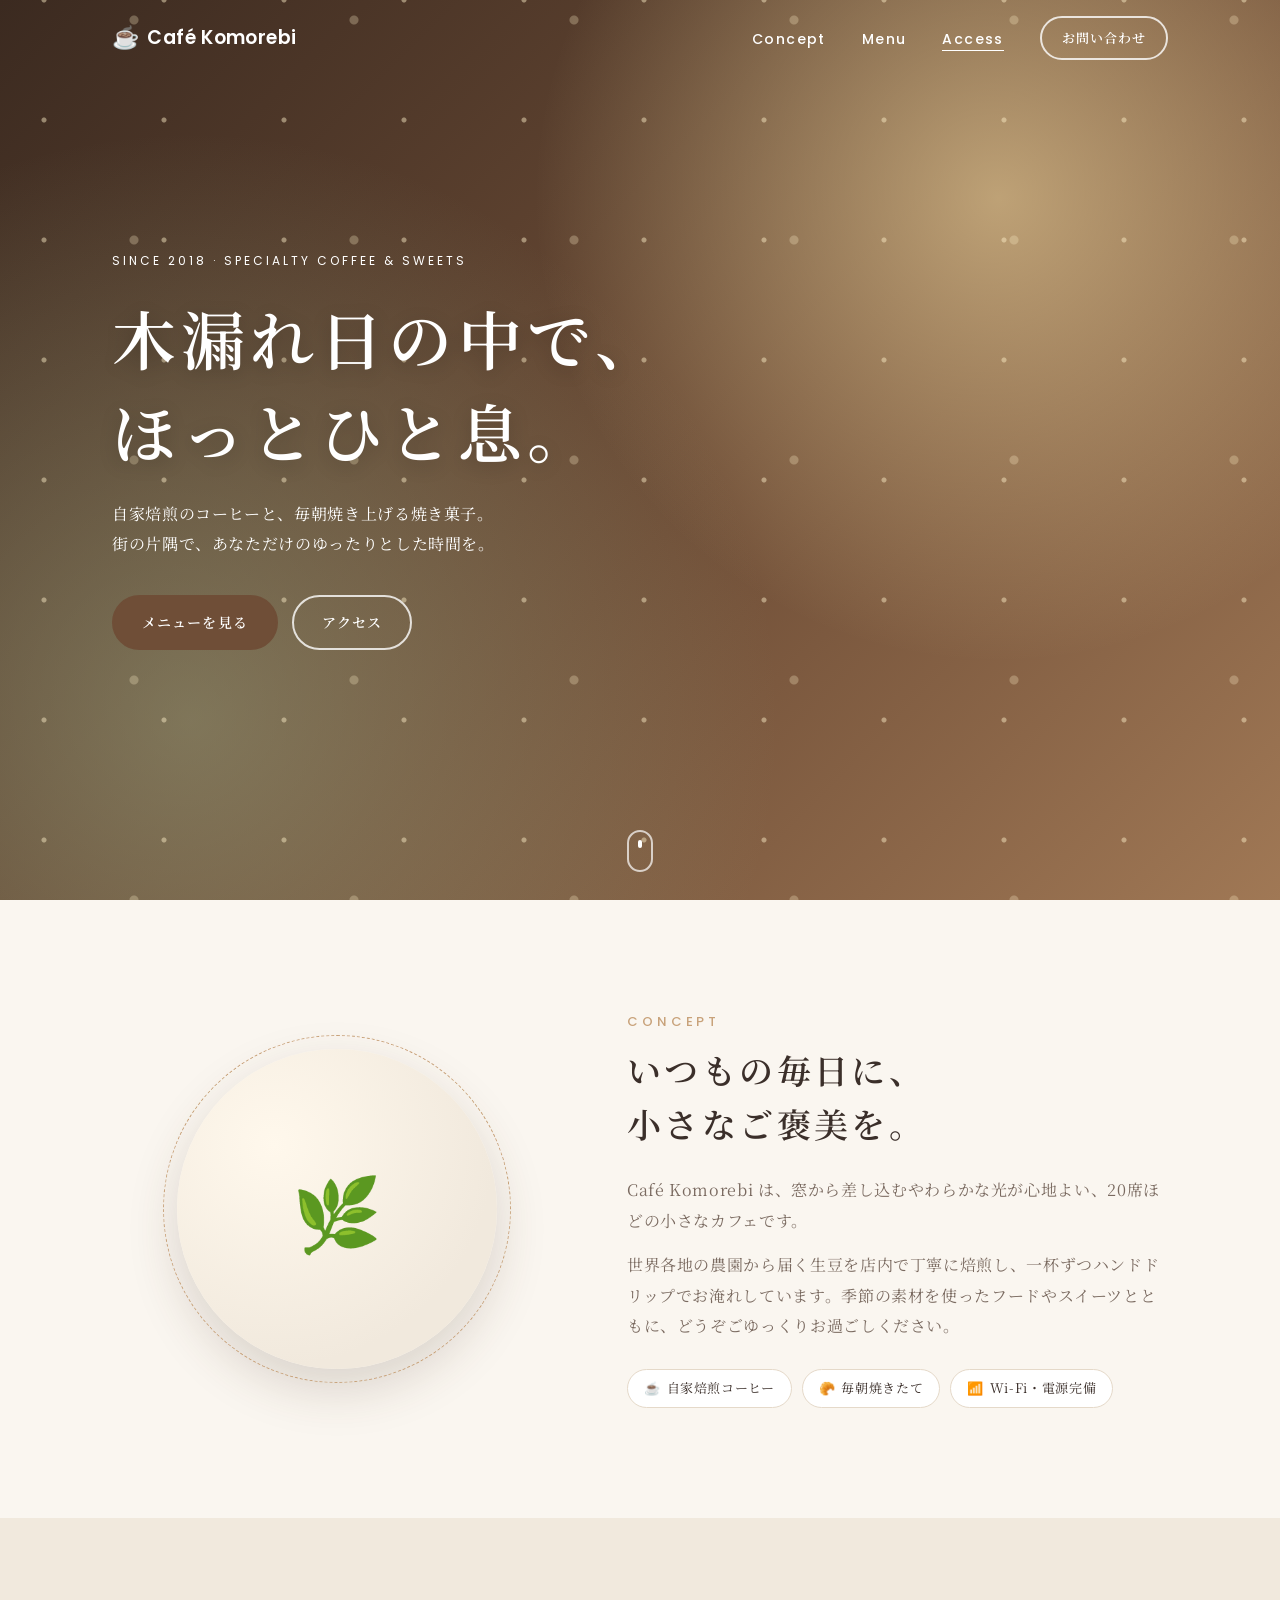
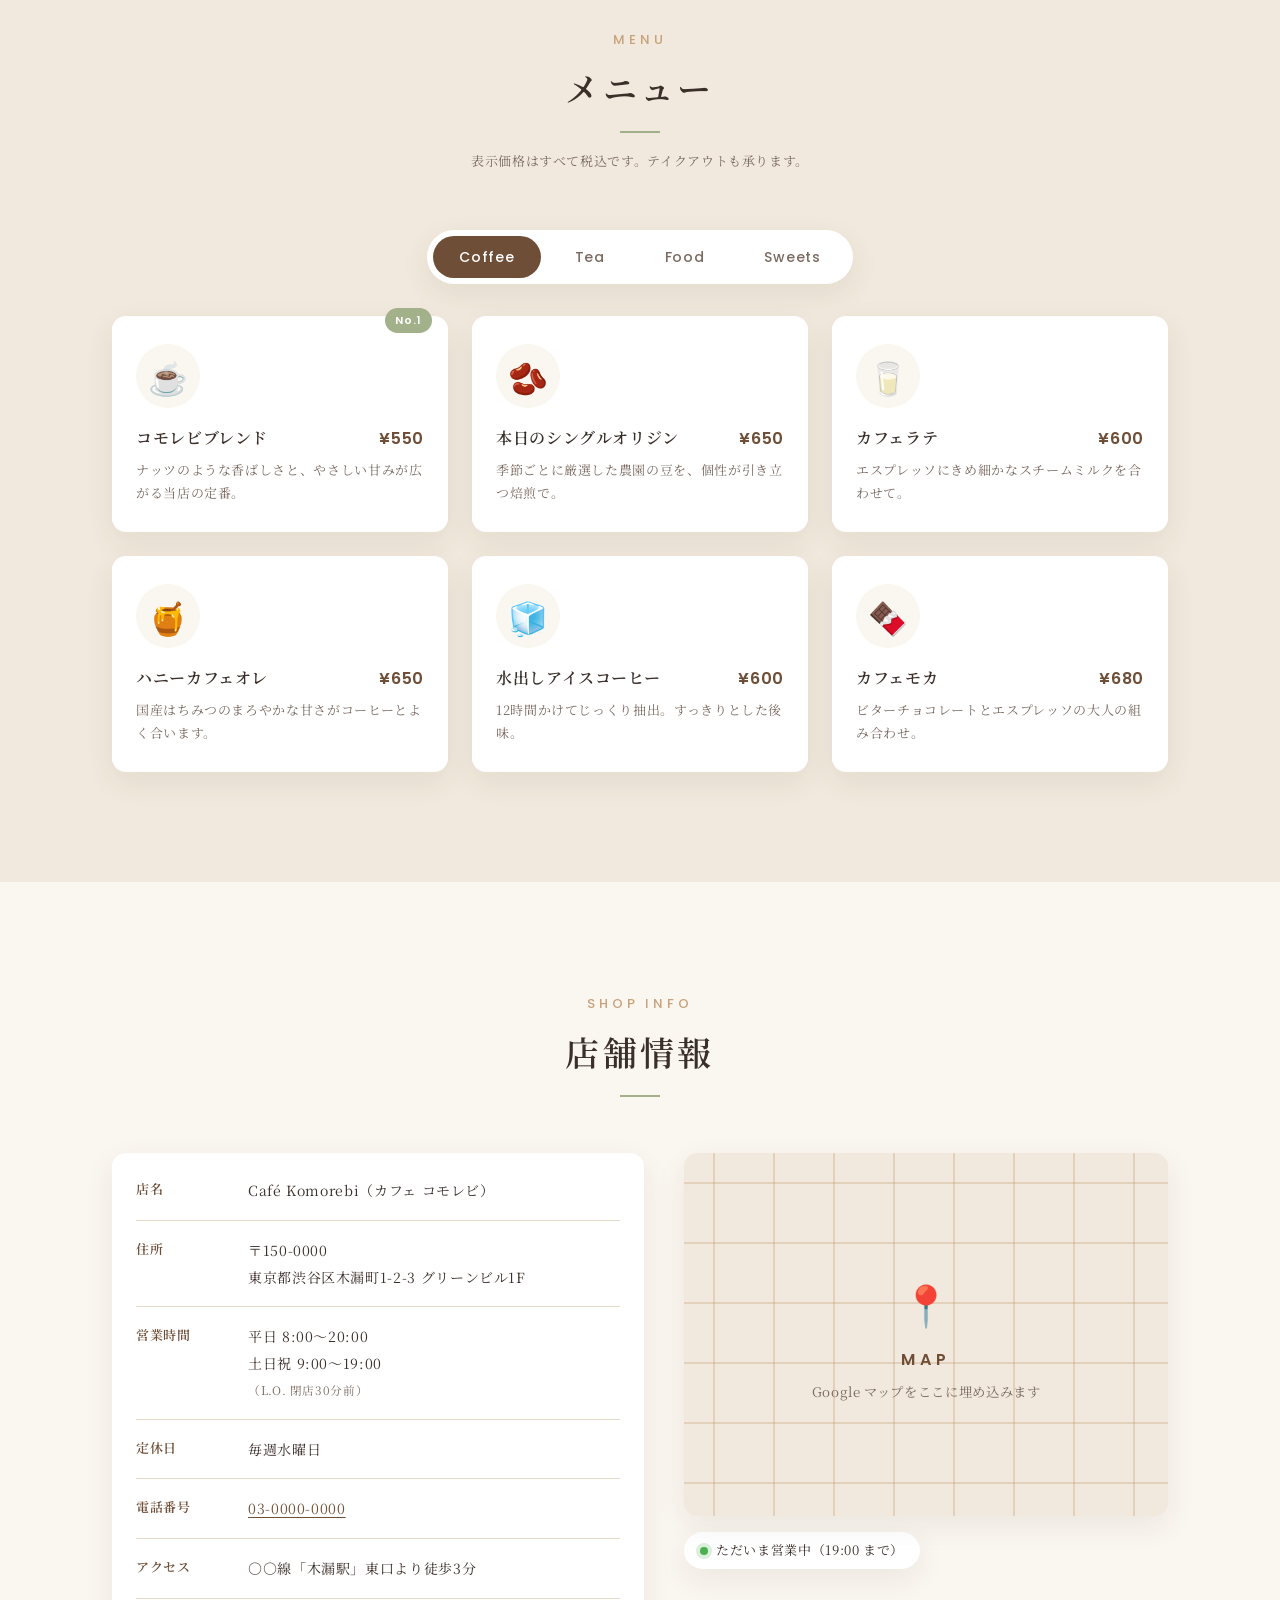
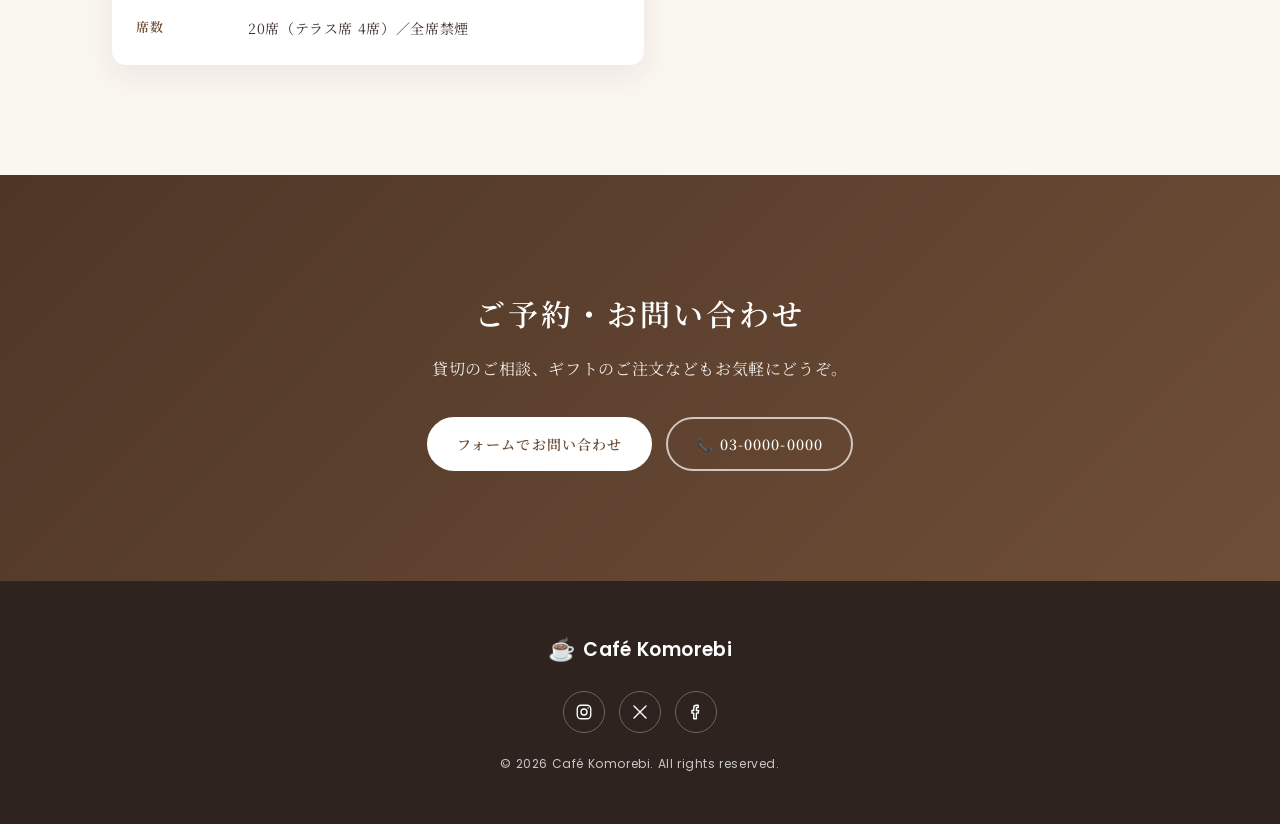
<file: index.html>
<!DOCTYPE html>
<html lang="ja">
<head>
  <meta charset="UTF-8">
  <meta name="viewport" content="width=device-width, initial-scale=1.0">
  <title>Café Komorebi | 木漏れ日のカフェ</title>
  <meta name="description" content="Café Komorebi は、木漏れ日のように穏やかな時間を過ごせる街角のカフェです。自家焙煎コーヒーと手作りスイーツをどうぞ。">
  <link rel="preconnect" href="https://fonts.googleapis.com">
  <link rel="preconnect" href="https://fonts.gstatic.com" crossorigin>
  <link href="https://fonts.googleapis.com/css2?family=Noto+Serif+JP:wght@400;600&family=Poppins:wght@300;400;500;600&display=swap" rel="stylesheet">
  <link rel="stylesheet" href="css/style.css">
</head>
<body>
  <a class="skip-link" href="#main">本文へスキップ</a>

  <!-- ===== ヘッダー ===== -->
  <header class="header" id="header">
    <div class="header__inner container">
      <a href="#top" class="logo" aria-label="Café Komorebi トップへ">
        <span class="logo__mark" aria-hidden="true">☕</span>
        <span class="logo__text">Café Komorebi</span>
      </a>

      <button class="nav-toggle" id="navToggle" aria-label="メニューを開く" aria-expanded="false" aria-controls="globalNav">
        <span class="nav-toggle__bar"></span>
        <span class="nav-toggle__bar"></span>
        <span class="nav-toggle__bar"></span>
      </button>

      <nav class="nav" id="globalNav" aria-label="グローバルナビゲーション">
        <ul class="nav__list">
          <li><a href="#concept" class="nav__link">Concept</a></li>
          <li><a href="#menu" class="nav__link">Menu</a></li>
          <li><a href="#info" class="nav__link">Access</a></li>
          <li><button type="button" class="btn btn--small js-open-contact">お問い合わせ</button></li>
        </ul>
      </nav>
    </div>
  </header>

  <main id="main">
    <!-- ===== ヒーロー ===== -->
    <section class="hero" id="top">
      <div class="hero__bg" aria-hidden="true"></div>
      <div class="hero__content container">
        <p class="hero__sub">Since 2018 · Specialty Coffee &amp; Sweets</p>
        <h1 class="hero__title">木漏れ日の中で、<br>ほっとひと息。</h1>
        <p class="hero__lead">自家焙煎のコーヒーと、毎朝焼き上げる焼き菓子。<br class="pc-only">街の片隅で、あなただけのゆったりとした時間を。</p>
        <div class="hero__actions">
          <a href="#menu" class="btn">メニューを見る</a>
          <a href="#info" class="btn btn--ghost">アクセス</a>
        </div>
      </div>
      <a href="#concept" class="hero__scroll" aria-label="下へスクロール"><span></span></a>
    </section>

    <!-- ===== コンセプト ===== -->
    <section class="section concept" id="concept">
      <div class="container concept__inner">
        <div class="concept__visual reveal" aria-hidden="true">
          <div class="concept__circle">
            <span>🌿</span>
          </div>
        </div>
        <div class="concept__text reveal">
          <p class="section__label">Concept</p>
          <h2 class="section__title">いつもの毎日に、<br>小さなご褒美を。</h2>
          <p>Café Komorebi は、窓から差し込むやわらかな光が心地よい、20席ほどの小さなカフェです。</p>
          <p>世界各地の農園から届く生豆を店内で丁寧に焙煎し、一杯ずつハンドドリップでお淹れしています。季節の素材を使ったフードやスイーツとともに、どうぞごゆっくりお過ごしください。</p>
          <ul class="concept__points">
            <li><span aria-hidden="true">☕</span>自家焙煎コーヒー</li>
            <li><span aria-hidden="true">🥐</span>毎朝焼きたて</li>
            <li><span aria-hidden="true">📶</span>Wi-Fi・電源完備</li>
          </ul>
        </div>
      </div>
    </section>

    <!-- ===== メニュー ===== -->
    <section class="section menu" id="menu">
      <div class="container">
        <div class="section__head reveal">
          <p class="section__label">Menu</p>
          <h2 class="section__title">メニュー</h2>
          <p class="section__desc">表示価格はすべて税込です。テイクアウトも承ります。</p>
        </div>

        <div class="tabs reveal" role="tablist" aria-label="メニューのカテゴリ">
          <button class="tabs__btn is-active" role="tab" id="tab-coffee" aria-selected="true" aria-controls="panel-coffee" data-tab="coffee">Coffee</button>
          <button class="tabs__btn" role="tab" id="tab-tea" aria-selected="false" aria-controls="panel-tea" data-tab="tea" tabindex="-1">Tea</button>
          <button class="tabs__btn" role="tab" id="tab-food" aria-selected="false" aria-controls="panel-food" data-tab="food" tabindex="-1">Food</button>
          <button class="tabs__btn" role="tab" id="tab-sweets" aria-selected="false" aria-controls="panel-sweets" data-tab="sweets" tabindex="-1">Sweets</button>
        </div>

        <!-- メニュー内容は js/main.js の MENU_DATA から生成されます -->
        <div class="menu__panels" id="menuPanels"></div>
      </div>
    </section>

    <!-- ===== 店舗情報 ===== -->
    <section class="section info" id="info">
      <div class="container">
        <div class="section__head reveal">
          <p class="section__label">Shop Info</p>
          <h2 class="section__title">店舗情報</h2>
        </div>

        <div class="info__grid">
          <dl class="info__list reveal">
            <div class="info__row">
              <dt>店名</dt>
              <dd>Café Komorebi（カフェ コモレビ）</dd>
            </div>
            <div class="info__row">
              <dt>住所</dt>
              <dd>〒150-0000<br>東京都渋谷区木漏町1-2-3 グリーンビル1F</dd>
            </div>
            <div class="info__row">
              <dt>営業時間</dt>
              <dd>平日 8:00〜20:00<br>土日祝 9:00〜19:00<br><small>（L.O. 閉店30分前）</small></dd>
            </div>
            <div class="info__row">
              <dt>定休日</dt>
              <dd>毎週水曜日</dd>
            </div>
            <div class="info__row">
              <dt>電話番号</dt>
              <dd><a href="tel:0300000000">03-0000-0000</a></dd>
            </div>
            <div class="info__row">
              <dt>アクセス</dt>
              <dd>○○線「木漏駅」東口より徒歩3分</dd>
            </div>
            <div class="info__row">
              <dt>席数</dt>
              <dd>20席（テラス席 4席）／全席禁煙</dd>
            </div>
          </dl>

          <div class="info__map reveal">
            <!-- 実際の店舗に合わせて Google マップの埋め込みコード（iframe）に差し替えてください -->
            <div class="map-placeholder" role="img" aria-label="地図（準備中）">
              <span class="map-placeholder__pin" aria-hidden="true">📍</span>
              <p>MAP</p>
              <small>Google マップをここに埋め込みます</small>
            </div>
            <p class="info__status" id="openStatus" aria-live="polite"></p>
          </div>
        </div>
      </div>
    </section>

    <!-- ===== お問い合わせ CTA ===== -->
    <section class="section cta">
      <div class="container cta__inner reveal">
        <h2 class="cta__title">ご予約・お問い合わせ</h2>
        <p>貸切のご相談、ギフトのご注文なども<br class="sp-only">お気軽にどうぞ。</p>
        <div class="cta__actions">
          <button type="button" class="btn btn--light js-open-contact">フォームでお問い合わせ</button>
          <a href="tel:0300000000" class="btn btn--outline-light">📞 03-0000-0000</a>
        </div>
      </div>
    </section>
  </main>

  <!-- ===== フッター ===== -->
  <footer class="footer">
    <div class="container footer__inner">
      <a href="#top" class="logo logo--footer">
        <span class="logo__mark" aria-hidden="true">☕</span>
        <span class="logo__text">Café Komorebi</span>
      </a>
      <ul class="footer__sns">
        <li><a href="#" aria-label="Instagram">
          <svg viewBox="0 0 24 24" aria-hidden="true"><rect x="3" y="3" width="18" height="18" rx="5"/><circle cx="12" cy="12" r="4"/><circle cx="17.5" cy="6.5" r="1" class="fill"/></svg>
        </a></li>
        <li><a href="#" aria-label="X（旧Twitter）">
          <svg viewBox="0 0 24 24" aria-hidden="true"><path d="M4 4l16 16M20 4L4 20"/></svg>
        </a></li>
        <li><a href="#" aria-label="Facebook">
          <svg viewBox="0 0 24 24" aria-hidden="true"><path d="M15 3h-2.5A3.5 3.5 0 0 0 9 6.5V10H6.5v3.5H9V21h3.5v-7.5H15l.5-3.5h-3V7a1 1 0 0 1 1-1H15z"/></svg>
        </a></li>
      </ul>
      <p class="footer__copy">&copy; <span id="year">2026</span> Café Komorebi. All rights reserved.</p>
    </div>
  </footer>

  <!-- ===== スマホ用 固定ボタン ===== -->
  <div class="sp-fixed" aria-label="クイックアクション">
    <a href="tel:0300000000" class="sp-fixed__btn">📞 電話する</a>
    <button type="button" class="sp-fixed__btn sp-fixed__btn--primary js-open-contact">✉️ お問い合わせ</button>
  </div>

  <!-- ===== ページトップ ===== -->
  <a href="#top" class="to-top" id="toTop" aria-label="ページの先頭へ戻る">↑</a>

  <!-- ===== お問い合わせモーダル ===== -->
  <div class="modal" id="contactModal" aria-hidden="true">
    <div class="modal__overlay" data-close></div>
    <div class="modal__dialog" role="dialog" aria-modal="true" aria-labelledby="modalTitle">
      <button type="button" class="modal__close" aria-label="閉じる" data-close>&times;</button>

      <div class="modal__body" id="formView">
        <h2 class="modal__title" id="modalTitle">お問い合わせ</h2>
        <p class="modal__lead">内容を確認のうえ、2営業日以内にご返信いたします。</p>

        <form class="form" id="contactForm" novalidate>
          <div class="form__group">
            <label for="name">お名前 <span class="req">必須</span></label>
            <input type="text" id="name" name="name" autocomplete="name" placeholder="山田 花子" required>
            <p class="form__error" id="name-error"></p>
          </div>
          <div class="form__group">
            <label for="email">メールアドレス <span class="req">必須</span></label>
            <input type="email" id="email" name="email" autocomplete="email" inputmode="email" placeholder="example@mail.com" required>
            <p class="form__error" id="email-error"></p>
          </div>
          <div class="form__group">
            <label for="type">お問い合わせ種別</label>
            <select id="type" name="type">
              <option value="general">一般的なお問い合わせ</option>
              <option value="reserve">ご予約・貸切について</option>
              <option value="gift">ギフト・テイクアウト</option>
              <option value="other">その他</option>
            </select>
          </div>
          <div class="form__group">
            <label for="message">お問い合わせ内容 <span class="req">必須</span></label>
            <textarea id="message" name="message" rows="5" maxlength="1000" placeholder="ご自由にご記入ください" required></textarea>
            <p class="form__counter"><span id="msgCount">0</span> / 1000</p>
            <p class="form__error" id="message-error"></p>
          </div>
          <button type="submit" class="btn btn--block">送信する</button>
        </form>
      </div>

      <div class="modal__body modal__done" id="doneView" hidden>
        <div class="done__icon" aria-hidden="true">✓</div>
        <h2 class="modal__title" tabindex="-1" id="doneTitle">送信が完了しました</h2>
        <p>お問い合わせありがとうございます。<br>担当者より折り返しご連絡いたします。</p>
        <button type="button" class="btn" data-close>閉じる</button>
      </div>
    </div>
  </div>

  <script src="js/main.js"></script>
</body>
</html>
</file>
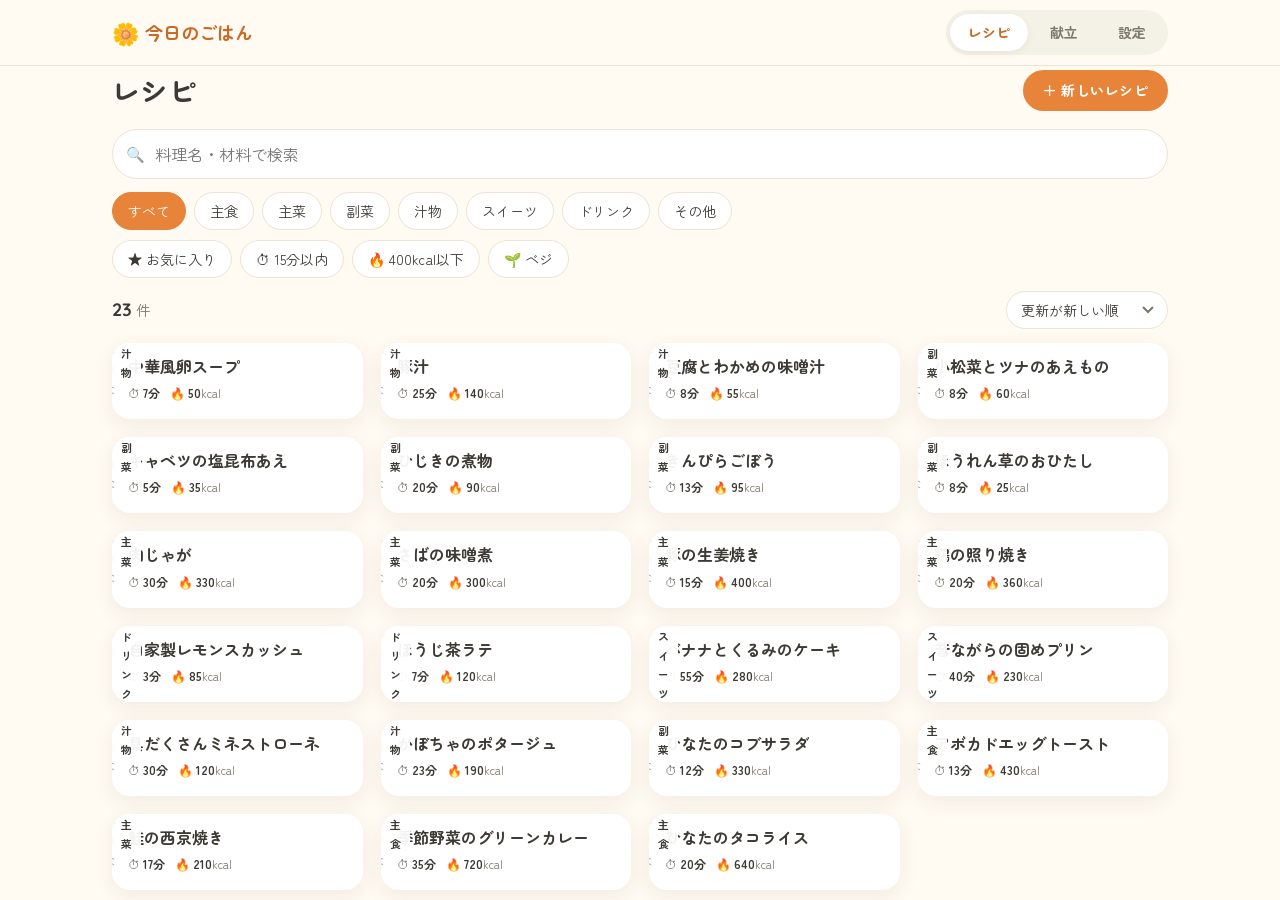
<file: recipes/index.html>
<!DOCTYPE html>
<html lang="ja">
<head>
  <meta charset="UTF-8">
  <meta name="viewport" content="width=device-width, initial-scale=1.0, viewport-fit=cover">
  <meta name="theme-color" content="#fffaf2">
  <title>今日のごはん</title>
  <meta name="description" content="自分のレシピと献立を管理するノート。材料・調味料・分量・栄養・調理時間・写真を記録できます。">
  <link rel="preconnect" href="https://fonts.googleapis.com">
  <link rel="preconnect" href="https://fonts.gstatic.com" crossorigin>
  <link href="https://fonts.googleapis.com/css2?family=Zen+Maru+Gothic:wght@400;500;700&family=Quicksand:wght@500;600;700&display=swap" rel="stylesheet">
  <link rel="stylesheet" href="style.css">
</head>
<body>
  <a class="skip-link" href="#main">本文へスキップ</a>

  <!-- ===== ヘッダー ===== -->
  <header class="header">
    <div class="container header__inner">
      <a href="#recipes" class="logo">
        <span class="logo__icon" aria-hidden="true">🌼</span>
        <span>今日のごはん</span>
      </a>
      <nav class="topnav" aria-label="メイン">
        <a href="#recipes" class="topnav__link" data-nav="recipes">レシピ</a>
        <a href="#plan" class="topnav__link" data-nav="plan">献立</a>
        <a href="#settings" class="topnav__link" data-nav="settings">設定</a>
      </nav>
    </div>
  </header>

  <main id="main" class="container">
    <!-- ================= レシピ ================= -->
    <section class="view" id="view-recipes" aria-labelledby="h-recipes">
      <div class="view__head">
        <h1 class="view__title" id="h-recipes">レシピ</h1>
        <button type="button" class="btn btn--small" id="addRecipeBtn">＋ 新しいレシピ</button>
      </div>

      <div class="search">
        <span class="search__icon" aria-hidden="true">🔍</span>
        <input type="search" id="searchInput" placeholder="料理名・材料で検索" aria-label="レシピを検索" autocomplete="off">
      </div>

      <div class="chips" role="group" aria-label="カテゴリ">
        <button type="button" class="chip is-active" data-cat="all" aria-pressed="true">すべて</button>
        <button type="button" class="chip" data-cat="staple" aria-pressed="false">主食</button>
        <button type="button" class="chip" data-cat="main" aria-pressed="false">主菜</button>
        <button type="button" class="chip" data-cat="side" aria-pressed="false">副菜</button>
        <button type="button" class="chip" data-cat="soup" aria-pressed="false">汁物</button>
        <button type="button" class="chip" data-cat="sweets" aria-pressed="false">スイーツ</button>
        <button type="button" class="chip" data-cat="drink" aria-pressed="false">ドリンク</button>
        <button type="button" class="chip" data-cat="other" aria-pressed="false">その他</button>
      </div>
      <div class="chips" role="group" aria-label="条件">
        <button type="button" class="chip chip--opt" data-opt="fav" aria-pressed="false">★ お気に入り</button>
        <button type="button" class="chip chip--opt" data-opt="quick" aria-pressed="false">⏱ 15分以内</button>
        <button type="button" class="chip chip--opt" data-opt="light" aria-pressed="false">🔥 400kcal以下</button>
        <button type="button" class="chip chip--opt" data-opt="veg" aria-pressed="false">🌱 ベジ</button>
      </div>

      <div class="listbar">
        <p class="listbar__count" aria-live="polite"><b id="resultCount">0</b> 件</p>
        <label class="select">
          <span class="visually-hidden">並び替え</span>
          <select id="sortSelect">
            <option value="updated">更新が新しい順</option>
            <option value="name">名前順</option>
            <option value="time">調理時間が短い順</option>
            <option value="kcal">カロリーが低い順</option>
          </select>
        </label>
      </div>

      <div class="cards" id="cards"></div>
      <div class="empty" id="emptyRecipes" hidden>
        <p class="empty__icon" aria-hidden="true">📒</p>
        <p id="emptyText">まだレシピがありません。</p>
        <button type="button" class="btn btn--small" data-action="add-recipe">＋ 最初のレシピを登録</button>
      </div>
    </section>

    <!-- ================= 献立 ================= -->
    <section class="view" id="view-plan" aria-labelledby="h-plan" hidden>
      <div class="plan-head">
        <h1 class="plan-head__title" id="h-plan">献立カレンダー</h1>
        <p class="plan-head__lead">主菜・副菜・汁物の3品で、1週間分の献立を組み立てます。<br>迷ったら「提案」で、登録したレシピから自動で選びます。</p>
        <p class="print-only print-range" id="printRange"></p>
      </div>

      <div class="monthnav">
        <button type="button" class="monthnav__side" id="prevMonth"><span aria-hidden="true">‹</span> <span id="prevMonthLabel"></span></button>
        <h2 class="monthnav__cur" id="monthLabel" aria-live="polite"></h2>
        <button type="button" class="monthnav__side monthnav__side--next" id="nextMonth"><span id="nextMonthLabel"></span> <span aria-hidden="true">›</span></button>
      </div>
      <div class="weektabs" id="weekTabs" role="group" aria-label="週"></div>

      <div class="plan-actions">
        <button type="button" class="btn btn--small" id="suggestBtn">✨ 空いている日を提案で埋める</button>
        <button type="button" class="btn btn--small btn--ghost" id="thisWeekBtn">今週</button>
        <button type="button" class="btn btn--small btn--ghost" id="printBtn">🖨 印刷</button>
        <button type="button" class="btn btn--small btn--danger" id="clearWeekBtn">この週をクリア</button>
      </div>

      <div class="weeksum" id="weekSummary"></div>
      <div class="days" id="days"></div>
    </section>

    <!-- ================= 設定 ================= -->
    <section class="view" id="view-settings" aria-labelledby="h-settings" hidden>
      <div class="view__head">
        <h1 class="view__title" id="h-settings">設定</h1>
      </div>

      <div class="panel">
        <h2 class="panel__title">データの保存場所</h2>
        <p class="panel__text">レシピ・写真・献立は、<b>このブラウザの中だけ</b>に保存されます。ほかの人には見えません。ブラウザのデータを消すと失われるので、ときどきバックアップを書き出してください。</p>
        <p class="panel__text panel__text--sub" id="storageInfo"></p>
      </div>

      <div class="panel">
        <h2 class="panel__title">バックアップ・別の端末へ移す</h2>
        <p class="panel__text">写真も含めて1つのファイルに書き出します。別の端末で「読み込む」と、同じ内容を使えます。</p>
        <div class="panel__actions">
          <button type="button" class="btn btn--small" id="exportBtn">⬇ 書き出す</button>
          <label class="btn btn--small btn--ghost">
            ⬆ 読み込む
            <input type="file" id="importInput" accept="application/json,.json" class="visually-hidden">
          </label>
        </div>
      </div>

      <div class="panel">
        <h2 class="panel__title">1日の目安量</h2>
        <p class="panel__text">献立の合計や、レシピの栄養バーの基準になります。</p>
        <form class="targets" id="targetsForm"></form>
      </div>

      <div class="panel">
        <h2 class="panel__title">データの整理</h2>
        <div class="panel__actions">
          <button type="button" class="btn btn--small btn--ghost" id="addSamplesBtn">サンプルを追加</button>
          <button type="button" class="btn btn--small btn--ghost" id="removeSamplesBtn">サンプルを削除</button>
          <button type="button" class="btn btn--small btn--danger" id="clearAllBtn">すべて削除</button>
        </div>
      </div>
    </section>
  </main>

  <!-- ===== スマホ用タブバー ===== -->
  <nav class="tabbar" aria-label="メイン">
    <a href="#recipes" class="tabbar__link" data-nav="recipes"><span aria-hidden="true">📒</span>レシピ</a>
    <a href="#plan" class="tabbar__link" data-nav="plan"><span aria-hidden="true">📅</span>献立</a>
    <a href="#settings" class="tabbar__link" data-nav="settings"><span aria-hidden="true">⚙️</span>設定</a>
  </nav>

  <!-- ================= レシピ詳細 ================= -->
  <dialog class="sheet" id="detailDialog" aria-labelledby="dTitle">
    <div class="sheet__bar">
      <button type="button" class="iconbtn" data-close aria-label="閉じる">✕</button>
    </div>
    <div class="d-photo" id="dPhoto"></div>
    <div class="sheet__body">
      <p class="d-cat" id="dCat"></p>
      <h2 class="d-title" id="dTitle"></h2>
      <p class="d-desc" id="dDesc"></p>

      <div class="d-actions">
        <button type="button" class="pill" id="dFav" aria-pressed="false">☆ お気に入り</button>
        <button type="button" class="pill" id="dPlan">📅 献立に追加</button>
        <button type="button" class="pill" id="dEdit">✏️ 編集</button>
        <button type="button" class="pill" id="dCopy">⧉ 複製</button>
        <button type="button" class="pill pill--danger" id="dDelete">🗑 削除</button>
      </div>

      <ul class="d-meta">
        <li><span>調理時間</span><strong id="dTime"></strong></li>
        <li><span>エネルギー</span><strong id="dKcal"></strong></li>
        <li><span>塩分</span><strong id="dSalt"></strong></li>
      </ul>
      <div class="timebar" id="dTimeBar"></div>
      <div class="d-allergy" id="dAllergy"></div>

      <section class="block">
        <div class="block__head">
          <h3>材料と分量</h3>
          <div class="stepper" role="group" aria-label="人数">
            <button type="button" class="stepper__btn" id="servMinus" aria-label="1人減らす">−</button>
            <output class="stepper__num" id="servNum" aria-live="polite"></output>
            <button type="button" class="stepper__btn" id="servPlus" aria-label="1人増やす">＋</button>
          </div>
        </div>
        <table class="amounts"><caption class="visually-hidden">材料</caption><tbody id="dIngredients"></tbody></table>
        <h4 class="block__sub">調味料</h4>
        <table class="amounts amounts--season"><caption class="visually-hidden">調味料</caption><tbody id="dSeasonings"></tbody></table>
      </section>

      <section class="block">
        <div class="block__head"><h3>栄養成分 <small>（1人分あたり）</small></h3></div>
        <ul class="nutri" id="dNutrition"></ul>
        <p class="note">バーは「設定」の1日の目安量に対する割合です。</p>
      </section>

      <section class="block">
        <div class="block__head"><h3>作り方</h3></div>
        <ol class="steps" id="dSteps"></ol>
      </section>

      <section class="block" id="dMemoBlock">
        <div class="block__head"><h3>メモ</h3></div>
        <p class="memo" id="dMemo"></p>
      </section>

      <p class="note note--date" id="dDates"></p>
    </div>
  </dialog>

  <!-- ================= レシピ編集 ================= -->
  <dialog class="sheet sheet--form" id="editDialog" aria-labelledby="eTitle">
    <form id="editForm" novalidate>
      <div class="sheet__bar sheet__bar--form">
        <button type="button" class="iconbtn" data-close aria-label="閉じる">✕</button>
        <h2 class="sheet__title" id="eTitle">新しいレシピ</h2>
        <button type="submit" class="btn btn--small">保存</button>
      </div>
      <div class="sheet__body">
        <!-- 写真 -->
        <div class="photo-input" id="photoDrop">
          <div class="photo-input__preview" id="photoPreview"></div>
          <div class="photo-input__btns">
            <label class="btn btn--small btn--ghost">
              📷 写真を選ぶ
              <input type="file" id="photoInput" accept="image/*" class="visually-hidden">
            </label>
            <button type="button" class="btn btn--small btn--ghost" id="photoRemove" hidden>写真を外す</button>
          </div>
          <p class="note">PC では写真をここにドラッグしても登録できます。自動で縮小して保存します。</p>
        </div>

        <fieldset class="fs">
          <legend>基本情報</legend>
          <div class="field">
            <label for="fName">料理名 <span class="req">必須</span></label>
            <input type="text" id="fName" name="name" maxlength="60" required>
            <p class="field__error" id="fName-error"></p>
          </div>
          <div class="grid2">
            <div class="field">
              <label for="fCat">カテゴリ</label>
              <select id="fCat" name="cat">
                <option value="staple">主食（丼・麺・パンなど）</option>
                <option value="main">主菜</option>
                <option value="side">副菜</option>
                <option value="soup">汁物</option>
                <option value="sweets">スイーツ</option>
                <option value="drink">ドリンク</option>
                <option value="other">その他</option>
              </select>
            </div>
            <div class="field">
              <label for="fServings">分量は何人分？</label>
              <div class="unit-input"><input type="number" id="fServings" name="servings" min="1" max="20" step="1" inputmode="numeric" required><span>人分</span></div>
            </div>
          </div>
          <div class="field">
            <label for="fDesc">ひとこと説明</label>
            <textarea id="fDesc" name="desc" rows="2" maxlength="200"></textarea>
          </div>
          <div class="checks">
            <label class="check"><input type="checkbox" id="fFav" name="favorite"> ★ お気に入り</label>
            <label class="check"><input type="checkbox" id="fVeg" name="veg"> 🌱 ベジタリアン</label>
          </div>
        </fieldset>

        <fieldset class="fs">
          <legend>調理時間</legend>
          <div class="grid3">
            <div class="field"><label for="fPrep">下ごしらえ</label><div class="unit-input"><input type="number" id="fPrep" name="prep" min="0" max="1440" inputmode="numeric"><span>分</span></div></div>
            <div class="field"><label for="fCook">調理</label><div class="unit-input"><input type="number" id="fCook" name="cook" min="0" max="1440" inputmode="numeric"><span>分</span></div></div>
            <div class="field"><label for="fRest">待ち時間</label><div class="unit-input"><input type="number" id="fRest" name="rest" min="0" max="10080" inputmode="numeric"><span>分</span></div></div>
          </div>
          <p class="note">待ち時間は、冷やす・漬け込むなど手を動かさない時間です。</p>
        </fieldset>

        <fieldset class="fs">
          <legend>材料</legend>
          <div class="rows" id="ingRows"></div>
          <button type="button" class="addrow" data-add="ing">＋ 材料を追加</button>
        </fieldset>

        <fieldset class="fs">
          <legend>調味料</legend>
          <div class="rows" id="seaRows"></div>
          <button type="button" class="addrow" data-add="sea">＋ 調味料を追加</button>
          <p class="note">「少々」「適量」のときは分量を空欄にして、単位にその言葉を入れてください。</p>
        </fieldset>

        <fieldset class="fs">
          <legend>栄養成分（1人分あたり）</legend>
          <div class="grid3" id="nutriFields"></div>
        </fieldset>

        <fieldset class="fs">
          <legend>アレルギー</legend>
          <div class="checks" id="allergyChecks"></div>
        </fieldset>

        <fieldset class="fs">
          <legend>作り方</legend>
          <div class="rows" id="stepRows"></div>
          <button type="button" class="addrow" data-add="step">＋ 手順を追加</button>
        </fieldset>

        <fieldset class="fs">
          <legend>メモ</legend>
          <textarea id="fMemo" name="memo" rows="3" maxlength="1000" placeholder="コツ、アレンジ、家族の感想など"></textarea>
        </fieldset>

        <button type="submit" class="btn btn--block">保存する</button>
      </div>
    </form>
  </dialog>

  <!-- ================= 献立に追加（レシピ選択） ================= -->
  <dialog class="sheet sheet--small" id="pickDialog" aria-labelledby="pTitle">
    <div class="sheet__bar sheet__bar--form">
      <button type="button" class="iconbtn" data-close aria-label="閉じる">✕</button>
      <h2 class="sheet__title" id="pTitle">レシピを選ぶ</h2>
      <span></span>
    </div>
    <div class="sheet__body">
      <div class="search search--in">
        <span class="search__icon" aria-hidden="true">🔍</span>
        <input type="search" id="pickSearch" placeholder="レシピを検索" aria-label="レシピを検索" autocomplete="off">
      </div>
      <label class="check pick-all"><input type="checkbox" id="pickAll"> ほかのカテゴリも表示</label>
      <ul class="picklist" id="pickList"></ul>
    </div>
  </dialog>

  <!-- ================= 献立に追加（日付と時間帯） ================= -->
  <dialog class="sheet sheet--small" id="slotDialog" aria-labelledby="sTitle">
    <form method="dialog" id="slotForm">
      <div class="sheet__bar sheet__bar--form">
        <button type="button" class="iconbtn" data-close aria-label="閉じる">✕</button>
        <h2 class="sheet__title" id="sTitle">献立に追加</h2>
        <span></span>
      </div>
      <div class="sheet__body">
        <p class="slot-recipe" id="slotRecipe"></p>
        <div class="field">
          <label for="slotDate">日付</label>
          <input type="date" id="slotDate" required>
        </div>
        <div class="field">
          <span class="field__label">入れる枠</span>
          <div class="seg" id="slotSeg"></div>
          <p class="note">すでに入っている料理は入れ替わります。</p>
        </div>
        <button type="submit" class="btn btn--block" value="ok">追加する</button>
      </div>
    </form>
  </dialog>

  <!-- ================= 確認 ================= -->
  <dialog class="confirm" id="confirmDialog" aria-labelledby="cMsg">
    <form method="dialog">
      <p class="confirm__msg" id="cMsg"></p>
      <div class="confirm__btns">
        <button type="submit" value="cancel" class="btn btn--small btn--ghost">キャンセル</button>
        <button type="submit" value="ok" class="btn btn--small" id="cOk">OK</button>
      </div>
    </form>
  </dialog>

  <div class="toast" id="toast" role="status" aria-live="polite"></div>

  <script src="samples.js"></script>
  <script src="app.js"></script>
</body>
</html>
</file>
<file: css/style.css>
/* =========================================================
   Café Komorebi - style.css
   モバイルファースト / ブレークポイント: 768px, 1024px
   ========================================================= */

/* ---------- デザイントークン ---------- */
:root {
  --c-bg: #faf6f0;
  --c-bg-alt: #f1e9dd;
  --c-surface: #ffffff;
  --c-text: #3b2f2a;
  --c-text-sub: #7a6a60;
  --c-primary: #6f4e37;       /* コーヒーブラウン */
  --c-primary-dark: #4e3627;
  --c-accent: #a3b18a;        /* 木の葉のグリーン */
  --c-gold: #c8a27a;
  --c-border: #e5d9c9;
  --c-error: #c0392b;

  --ff-ja: "Noto Serif JP", "Hiragino Mincho ProN", serif;
  --ff-en: "Poppins", "Helvetica Neue", Arial, sans-serif;

  --radius: 14px;
  --shadow: 0 10px 30px rgba(78, 54, 39, 0.08);
  --shadow-lg: 0 20px 50px rgba(78, 54, 39, 0.18);
  --header-h: 64px;
  --ease: cubic-bezier(0.22, 1, 0.36, 1);
}

/* ---------- リセット & ベース ---------- */
*, *::before, *::after { box-sizing: border-box; }
html { scroll-behavior: smooth; scroll-padding-top: var(--header-h); -webkit-text-size-adjust: 100%; }
body {
  margin: 0;
  font-family: var(--ff-ja);
  font-size: 15px;
  line-height: 1.9;
  letter-spacing: 0.04em;
  color: var(--c-text);
  background: var(--c-bg);
  -webkit-font-smoothing: antialiased;
}
body.is-locked { overflow: hidden; }
img, svg { display: block; max-width: 100%; }
a { color: inherit; text-decoration: none; }
ul { margin: 0; padding: 0; list-style: none; }
h1, h2, h3, p { margin: 0; }
button, input, select, textarea { font: inherit; color: inherit; }
button { cursor: pointer; }
:focus-visible { outline: 3px solid var(--c-gold); outline-offset: 3px; }

.container { width: 100%; max-width: 1120px; margin: 0 auto; padding: 0 20px; }
.pc-only { display: none; }
.sp-only { display: inline; }

.skip-link {
  position: absolute; left: 12px; top: -60px; z-index: 300;
  padding: 8px 16px; background: var(--c-primary); color: #fff; border-radius: 8px;
  transition: top .2s;
}
.skip-link:focus { top: 12px; }

/* ---------- ボタン ---------- */
.btn {
  display: inline-flex; align-items: center; justify-content: center; gap: .4em;
  min-height: 48px; padding: 12px 28px;
  border: 2px solid var(--c-primary); border-radius: 999px;
  background: var(--c-primary); color: #fff;
  font-family: var(--ff-ja); font-size: 14px; font-weight: 600; letter-spacing: .08em;
  transition: background .3s var(--ease), color .3s var(--ease), transform .3s var(--ease), box-shadow .3s var(--ease);
}
.btn:hover { background: var(--c-primary-dark); border-color: var(--c-primary-dark); transform: translateY(-2px); box-shadow: var(--shadow); }
.btn--ghost { background: transparent; color: #fff; border-color: rgba(255,255,255,.8); }
.btn--ghost:hover { background: #fff; color: var(--c-primary); border-color: #fff; }
.btn--small { min-height: 40px; padding: 8px 20px; font-size: 13px; }
.btn--block { width: 100%; }
.btn--light { background: #fff; color: var(--c-primary); border-color: #fff; }
.btn--light:hover { background: var(--c-bg); color: var(--c-primary-dark); border-color: var(--c-bg); }
.btn--outline-light { background: transparent; color: #fff; border-color: rgba(255,255,255,.7); }
.btn--outline-light:hover { background: rgba(255,255,255,.12); border-color: #fff; }

/* ---------- ヘッダー ---------- */
.header {
  position: fixed; inset: 0 0 auto; z-index: 100; height: var(--header-h);
  transition: background .4s var(--ease), box-shadow .4s var(--ease);
}
.header.is-scrolled { background: rgba(250, 246, 240, .92); backdrop-filter: blur(10px); -webkit-backdrop-filter: blur(10px); box-shadow: 0 2px 20px rgba(78,54,39,.08); }
.header__inner { display: flex; align-items: center; justify-content: space-between; height: 100%; }

.logo { display: inline-flex; align-items: center; gap: 8px; font-family: var(--ff-en); font-weight: 600; font-size: 19px; letter-spacing: .02em; color: #fff; transition: color .4s; position: relative; z-index: 120; }
.logo__mark { font-size: 22px; }
.header.is-scrolled .logo, .header.is-open .logo { color: var(--c-primary); }

/* ハンバーガー */
.nav-toggle {
  position: relative; z-index: 120; width: 44px; height: 44px; padding: 0;
  background: none; border: 0; display: flex; flex-direction: column; justify-content: center; align-items: center; gap: 6px;
}
.nav-toggle__bar { display: block; width: 24px; height: 2px; background: #fff; border-radius: 2px; transition: transform .35s var(--ease), opacity .25s, background .4s; }
.header.is-scrolled .nav-toggle__bar, .header.is-open .nav-toggle__bar { background: var(--c-primary); }
.header.is-open .nav-toggle__bar:nth-child(1) { transform: translateY(8px) rotate(45deg); }
.header.is-open .nav-toggle__bar:nth-child(2) { opacity: 0; }
.header.is-open .nav-toggle__bar:nth-child(3) { transform: translateY(-8px) rotate(-45deg); }

/* スマホナビ（全画面） */
.nav {
  position: fixed; inset: 0; z-index: 110;
  display: flex; align-items: center; justify-content: center;
  background: var(--c-bg);
  opacity: 0; visibility: hidden; transition: opacity .4s var(--ease), visibility .4s;
}
.header.is-open .nav { opacity: 1; visibility: visible; }
.nav__list { display: flex; flex-direction: column; align-items: center; gap: 28px; }
.nav__link { font-family: var(--ff-en); font-size: 22px; font-weight: 500; letter-spacing: .1em; color: var(--c-primary); position: relative; }
.nav__link::after { content: ""; position: absolute; left: 0; bottom: -2px; width: 100%; height: 1px; background: currentColor; transform: scaleX(0); transform-origin: right; transition: transform .35s var(--ease); }
.nav__link:hover::after, .nav__link.is-current::after { transform: scaleX(1); transform-origin: left; }

/* ---------- ヒーロー ---------- */
.hero {
  position: relative; min-height: 100vh; min-height: 100svh;
  display: flex; align-items: center; color: #fff; overflow: hidden;
}
.hero__bg {
  position: absolute; inset: 0; z-index: -1;
  background:
    radial-gradient(circle at 78% 22%, rgba(255, 230, 170, .55) 0, rgba(255, 230, 170, 0) 38%),
    radial-gradient(circle at 15% 80%, rgba(163, 177, 138, .45) 0, rgba(163, 177, 138, 0) 45%),
    linear-gradient(135deg, #3b2a20 0%, #6f4e37 55%, #a07855 100%);
}
/* 木漏れ日のような光の粒 */
.hero__bg::before, .hero__bg::after {
  content: ""; position: absolute; inset: -20%;
  background-image:
    radial-gradient(circle, rgba(255,240,200,.35) 0 2px, transparent 3px),
    radial-gradient(circle, rgba(255,240,200,.2) 0 4px, transparent 5px);
  background-size: 120px 120px, 220px 220px;
  background-position: 0 0, 60px 90px;
  animation: drift 30s linear infinite;
}
.hero__bg::after { opacity: .5; animation-duration: 45s; animation-direction: reverse; }
@keyframes drift { to { transform: translate3d(60px, -60px, 0); } }

.hero__content { padding-top: var(--header-h); padding-bottom: 80px; }
.hero__sub { font-family: var(--ff-en); font-size: 12px; letter-spacing: .25em; text-transform: uppercase; opacity: .85; margin-bottom: 18px; }
.hero__title { font-size: clamp(32px, 8.5vw, 64px); font-weight: 600; line-height: 1.45; letter-spacing: .08em; margin-bottom: 22px; text-shadow: 0 4px 20px rgba(0,0,0,.2); }
.hero__lead { font-size: 14px; opacity: .92; margin-bottom: 36px; }
.hero__actions { display: flex; flex-wrap: wrap; gap: 14px; }

.hero__content > * { opacity: 0; transform: translateY(24px); animation: fadeUp 1s var(--ease) forwards; }
.hero__content > :nth-child(2) { animation-delay: .15s; }
.hero__content > :nth-child(3) { animation-delay: .3s; }
.hero__content > :nth-child(4) { animation-delay: .45s; }
@keyframes fadeUp { to { opacity: 1; transform: none; } }

.hero__scroll { position: absolute; left: 50%; bottom: 28px; width: 26px; height: 42px; margin-left: -13px; border: 2px solid rgba(255,255,255,.7); border-radius: 20px; }
.hero__scroll span { position: absolute; left: 50%; top: 8px; width: 4px; height: 8px; margin-left: -2px; background: #fff; border-radius: 2px; animation: scrollDot 1.8s ease-in-out infinite; }
@keyframes scrollDot { 0% { opacity: 0; transform: translateY(0); } 40% { opacity: 1; } 100% { opacity: 0; transform: translateY(14px); } }

/* ---------- セクション共通 ---------- */
.section { padding: 80px 0; }
.section__head { text-align: center; margin-bottom: 40px; }
.section__label { font-family: var(--ff-en); font-size: 13px; font-weight: 500; letter-spacing: .3em; text-transform: uppercase; color: var(--c-gold); margin-bottom: 8px; }
.section__title { font-size: clamp(24px, 5.5vw, 34px); font-weight: 600; line-height: 1.6; letter-spacing: .1em; }
.section__head .section__title::after { content: ""; display: block; width: 40px; height: 2px; margin: 16px auto 0; background: var(--c-accent); }
.section__desc { margin-top: 16px; font-size: 13px; color: var(--c-text-sub); }

/* スクロール表示アニメーション */
.reveal { opacity: 0; transform: translateY(30px); transition: opacity .9s var(--ease), transform .9s var(--ease); }
.reveal.is-visible { opacity: 1; transform: none; }

/* ---------- コンセプト ---------- */
.concept { overflow: hidden; }
.concept__inner { display: grid; gap: 40px; align-items: center; }
.concept__visual { display: flex; justify-content: center; }
.concept__circle {
  position: relative; width: min(72vw, 320px); aspect-ratio: 1; border-radius: 50%;
  display: grid; place-items: center; font-size: 72px;
  background: radial-gradient(circle at 30% 30%, #fff8ec, var(--c-bg-alt) 70%);
  box-shadow: var(--shadow-lg);
}
.concept__circle::before { content: ""; position: absolute; inset: -14px; border: 1px dashed var(--c-gold); border-radius: 50%; animation: spin 40s linear infinite; }
@keyframes spin { to { transform: rotate(360deg); } }
.concept__text .section__title { margin-bottom: 24px; }
.concept__text p + p { margin-top: 14px; }
.concept__text p:not(.section__label) { color: var(--c-text-sub); }
.concept__points { display: flex; flex-wrap: wrap; gap: 10px; margin-top: 28px; }
.concept__points li { display: inline-flex; align-items: center; gap: 6px; padding: 6px 16px; font-size: 13px; background: var(--c-surface); border: 1px solid var(--c-border); border-radius: 999px; }

/* ---------- メニュー ---------- */
.menu { background: var(--c-bg-alt); }
.tabs {
  display: flex; gap: 8px; margin: 0 auto 32px; padding: 6px; width: fit-content; max-width: 100%;
  background: var(--c-surface); border-radius: 999px; box-shadow: var(--shadow);
  overflow-x: auto; scrollbar-width: none;
}
.tabs::-webkit-scrollbar { display: none; }
.tabs__btn {
  flex: 0 0 auto; min-height: 42px; padding: 8px 18px; border: 0; border-radius: 999px; background: transparent;
  font-family: var(--ff-en); font-size: 14px; font-weight: 500; letter-spacing: .05em; color: var(--c-text-sub);
  transition: background .3s var(--ease), color .3s var(--ease);
}
.tabs__btn:hover { color: var(--c-primary); }
.tabs__btn.is-active { background: var(--c-primary); color: #fff; }

.menu__panel { display: grid; gap: 16px; animation: panelIn .5s var(--ease); }
.menu__panel[hidden] { display: none; }
@keyframes panelIn { from { opacity: 0; transform: translateY(12px); } to { opacity: 1; transform: none; } }

.menu-card {
  position: relative; display: flex; gap: 16px; padding: 20px;
  background: var(--c-surface); border-radius: var(--radius); box-shadow: var(--shadow);
  transition: transform .35s var(--ease), box-shadow .35s var(--ease);
}
.menu-card:hover { transform: translateY(-4px); box-shadow: var(--shadow-lg); }
.menu-card__icon { flex: 0 0 56px; height: 56px; display: grid; place-items: center; font-size: 28px; background: var(--c-bg); border-radius: 50%; }
.menu-card__body { flex: 1; min-width: 0; }
.menu-card__head { display: flex; align-items: baseline; justify-content: space-between; gap: 8px; margin-bottom: 4px; }
.menu-card__name { font-size: 16px; font-weight: 600; line-height: 1.5; }
.menu-card__price { flex-shrink: 0; font-family: var(--ff-en); font-weight: 600; color: var(--c-primary); }
.menu-card__desc { font-size: 13px; line-height: 1.75; color: var(--c-text-sub); }
.menu-card__tag { position: absolute; top: -8px; right: 16px; padding: 2px 10px; font-family: var(--ff-en); font-size: 11px; font-weight: 600; letter-spacing: .08em; color: #fff; background: var(--c-accent); border-radius: 999px; }

/* ---------- 店舗情報 ---------- */
.info__grid { display: grid; gap: 32px; }
.info__list { margin: 0; background: var(--c-surface); border-radius: var(--radius); box-shadow: var(--shadow); padding: 8px 24px; }
.info__row { display: grid; grid-template-columns: 84px 1fr; gap: 12px; padding: 16px 0; border-bottom: 1px solid var(--c-border); }
.info__row:last-child { border-bottom: 0; }
.info__row dt { font-weight: 600; font-size: 13px; color: var(--c-primary); }
.info__row dd { margin: 0; font-size: 14px; }
.info__row dd small { color: var(--c-text-sub); }
.info__row a { color: var(--c-primary); text-decoration: underline; text-underline-offset: 3px; }

.map-placeholder {
  position: relative; aspect-ratio: 4 / 3; border-radius: var(--radius); overflow: hidden;
  display: flex; flex-direction: column; align-items: center; justify-content: center; gap: 4px;
  color: var(--c-text-sub);
  background:
    linear-gradient(90deg, transparent 49%, rgba(200,162,122,.35) 49% 51%, transparent 51%) 0 0 / 60px 60px,
    linear-gradient(0deg, transparent 49%, rgba(200,162,122,.35) 49% 51%, transparent 51%) 0 0 / 60px 60px,
    var(--c-bg-alt);
  box-shadow: var(--shadow);
}
.map-placeholder__pin { font-size: 40px; animation: bounce 2s ease-in-out infinite; }
.map-placeholder p { font-family: var(--ff-en); font-weight: 600; letter-spacing: .3em; color: var(--c-primary); }
@keyframes bounce { 0%, 100% { transform: translateY(0); } 50% { transform: translateY(-8px); } }
.info__map iframe { width: 100%; aspect-ratio: 4 / 3; border: 0; border-radius: var(--radius); }

.info__status { display: inline-flex; align-items: center; gap: 8px; margin-top: 16px; padding: 6px 16px; font-size: 13px; background: var(--c-surface); border-radius: 999px; box-shadow: var(--shadow); }
.info__status:empty { display: none; }
.info__status::before { content: ""; width: 8px; height: 8px; border-radius: 50%; background: var(--c-text-sub); }
.info__status.is-open::before { background: #4caf50; box-shadow: 0 0 0 4px rgba(76,175,80,.2); }

/* ---------- CTA ---------- */
.cta { background: linear-gradient(135deg, var(--c-primary-dark), var(--c-primary)); color: #fff; text-align: center; }
.cta__title { font-size: clamp(22px, 5vw, 30px); font-weight: 600; letter-spacing: .1em; margin-bottom: 12px; }
.cta__inner p { opacity: .9; }
.cta__actions { display: flex; flex-direction: column; align-items: center; gap: 14px; margin-top: 32px; }

/* ---------- フッター ---------- */
.footer { padding: 48px 0 110px; background: #2e231e; color: rgba(255,255,255,.75); text-align: center; }
.footer__inner { display: flex; flex-direction: column; align-items: center; gap: 20px; }
.logo--footer { color: #fff; }
.footer__sns { display: flex; gap: 14px; }
.footer__sns a { display: grid; place-items: center; width: 42px; height: 42px; border: 1px solid rgba(255,255,255,.3); border-radius: 50%; transition: background .3s, border-color .3s; }
.footer__sns a:hover { background: rgba(255,255,255,.1); border-color: #fff; }
.footer__sns svg { width: 18px; height: 18px; fill: none; stroke: #fff; stroke-width: 1.8; stroke-linecap: round; stroke-linejoin: round; }
.footer__sns svg .fill { fill: #fff; stroke: none; }
.footer__copy { font-family: var(--ff-en); font-size: 12px; letter-spacing: .05em; }

/* ---------- スマホ固定ボタン ---------- */
.sp-fixed {
  position: fixed; left: 0; right: 0; bottom: 0; z-index: 90;
  display: grid; grid-template-columns: 1fr 1fr; gap: 10px;
  padding: 10px 12px calc(10px + env(safe-area-inset-bottom));
  background: rgba(250,246,240,.95); backdrop-filter: blur(8px); -webkit-backdrop-filter: blur(8px);
  box-shadow: 0 -4px 20px rgba(78,54,39,.1);
  transform: translateY(110%); transition: transform .4s var(--ease);
}
.sp-fixed.is-show { transform: none; }
.sp-fixed__btn { display: flex; align-items: center; justify-content: center; min-height: 48px; border: 2px solid var(--c-primary); border-radius: 999px; background: #fff; color: var(--c-primary); font-family: var(--ff-ja); font-size: 14px; font-weight: 600; }
.sp-fixed__btn--primary { background: var(--c-primary); color: #fff; }

/* ---------- ページトップ ---------- */
.to-top {
  position: fixed; right: 16px; bottom: 88px; z-index: 80;
  width: 46px; height: 46px; display: grid; place-items: center;
  background: var(--c-surface); color: var(--c-primary); font-family: var(--ff-en); font-weight: 600;
  border-radius: 50%; box-shadow: var(--shadow-lg);
  opacity: 0; visibility: hidden; transform: translateY(10px); transition: all .4s var(--ease);
}
.to-top.is-show { opacity: 1; visibility: visible; transform: none; }

/* ---------- モーダル ---------- */
.modal { position: fixed; inset: 0; z-index: 200; display: flex; align-items: flex-end; justify-content: center; visibility: hidden; }
.modal.is-open { visibility: visible; }
.modal__overlay { position: absolute; inset: 0; background: rgba(46,35,30,.55); opacity: 0; transition: opacity .35s; }
.modal.is-open .modal__overlay { opacity: 1; }
.modal__dialog {
  position: relative; width: 100%; max-height: 92vh; max-height: 92dvh; overflow-y: auto;
  background: var(--c-bg); border-radius: 22px 22px 0 0; box-shadow: var(--shadow-lg);
  transform: translateY(100%); transition: transform .45s var(--ease);
}
.modal.is-open .modal__dialog { transform: none; }
.modal__body { padding: 36px 22px calc(28px + env(safe-area-inset-bottom)); }
.modal__close { position: absolute; top: 10px; right: 10px; width: 44px; height: 44px; border: 0; border-radius: 50%; background: transparent; font-size: 28px; line-height: 1; color: var(--c-text-sub); transition: background .3s; }
.modal__close:hover { background: var(--c-bg-alt); }
.modal__title { font-size: 22px; font-weight: 600; letter-spacing: .08em; margin-bottom: 8px; }
.modal__lead { font-size: 13px; color: var(--c-text-sub); margin-bottom: 24px; }

.modal__done { text-align: center; }
.modal__done p { color: var(--c-text-sub); margin-bottom: 28px; }
.done__icon { width: 72px; height: 72px; margin: 8px auto 20px; display: grid; place-items: center; font-size: 36px; color: #fff; background: var(--c-accent); border-radius: 50%; animation: pop .5s var(--ease); }
@keyframes pop { from { transform: scale(.4); opacity: 0; } to { transform: none; opacity: 1; } }

/* ---------- フォーム ---------- */
.form__group { margin-bottom: 18px; }
.form__group label { display: block; margin-bottom: 6px; font-size: 14px; font-weight: 600; }
.req { display: inline-block; margin-left: 6px; padding: 0 8px; font-size: 11px; line-height: 1.8; color: #fff; background: var(--c-primary); border-radius: 4px; vertical-align: 1px; }
.form input, .form select, .form textarea {
  width: 100%; padding: 12px 14px; font-size: 16px; /* iOS の自動ズーム防止 */
  background: var(--c-surface); border: 1.5px solid var(--c-border); border-radius: 10px;
  transition: border-color .25s, box-shadow .25s;
}
.form textarea { resize: vertical; min-height: 120px; line-height: 1.7; }
.form input:focus, .form select:focus, .form textarea:focus { outline: none; border-color: var(--c-primary); box-shadow: 0 0 0 4px rgba(111,78,55,.15); }
.form .is-invalid { border-color: var(--c-error); }
.form__error { min-height: 0; font-size: 12px; color: var(--c-error); margin-top: 4px; }
.form__error:empty { display: none; }
.form__counter { text-align: right; font-family: var(--ff-en); font-size: 12px; color: var(--c-text-sub); }
.form .btn { margin-top: 8px; }
.form .btn[disabled] { opacity: .7; pointer-events: none; }

/* =========================================================
   Tablet 768px〜
   ========================================================= */
@media (min-width: 768px) {
  body { font-size: 16px; }
  :root { --header-h: 76px; }
  .container { padding: 0 32px; }
  .pc-only { display: inline; }
  .sp-only { display: none; }

  .section { padding: 110px 0; }
  .section__head { margin-bottom: 56px; }

  .hero__lead { font-size: 16px; }
  .concept__inner { grid-template-columns: 1fr 1.2fr; gap: 64px; }

  .tabs__btn { padding: 8px 26px; }
  .menu__panel { grid-template-columns: repeat(2, 1fr); gap: 24px; }

  .info__grid { grid-template-columns: 1.1fr 1fr; align-items: start; gap: 40px; }
  .info__row { grid-template-columns: 100px 1fr; }

  .cta__actions { flex-direction: row; justify-content: center; }

  .footer { padding-bottom: 48px; }
  .sp-fixed { display: none; }
  .to-top { bottom: 28px; right: 28px; }

  .modal { align-items: center; padding: 24px; }
  .modal__dialog { max-width: 560px; border-radius: 22px; transform: translateY(30px) scale(.97); opacity: 0; transition: transform .4s var(--ease), opacity .3s; }
  .modal.is-open .modal__dialog { transform: none; opacity: 1; }
  .modal__body { padding: 44px 40px 36px; }
}

/* =========================================================
   PC 1024px〜
   ========================================================= */
@media (min-width: 1024px) {
  .nav-toggle { display: none; }
  .nav { position: static; opacity: 1; visibility: visible; background: none; }
  .nav__list { flex-direction: row; gap: 36px; }
  .nav__link { font-size: 14px; color: #fff; transition: color .4s; }
  .header.is-scrolled .nav__link { color: var(--c-primary); }
  .header:not(.is-scrolled) .nav .btn { background: transparent; border-color: rgba(255,255,255,.8); }
  .header:not(.is-scrolled) .nav .btn:hover { background: #fff; color: var(--c-primary); }

  .menu__panel { grid-template-columns: repeat(3, 1fr); }
  .menu-card { flex-direction: column; padding: 28px 24px; }
  .menu-card__icon { flex-basis: auto; width: 64px; height: 64px; font-size: 32px; }
}

/* ---------- 動きを減らす設定への配慮 ---------- */
@media (prefers-reduced-motion: reduce) {
  html { scroll-behavior: auto; }
  *, *::before, *::after { animation-duration: .01ms !important; animation-iteration-count: 1 !important; transition-duration: .01ms !important; }
  .reveal, .hero__content > * { opacity: 1; transform: none; }
}
</file>
<file: recipes/style.css>
/* =========================================================
   今日のごはん - style.css
   モバイルファースト / ブレークポイント: 768px, 1024px
   ========================================================= */
:root {
  --c-bg: #fffaf2;
  --c-bg-alt: #f4f1e6;
  --c-surface: #ffffff;
  --c-text: #3d3a35;
  --c-sub: #7d776c;
  --c-primary: #e8833a;
  --c-primary-dark: #c96a24;
  --c-green: #7a9a5b;
  --c-green-light: #e7efdc;
  --c-yellow: #f6c85f;
  --c-border: #ece4d4;
  --c-danger: #c0453f;

  --ff: "Zen Maru Gothic", "Hiragino Maru Gothic ProN", "Hiragino Sans", sans-serif;
  --ff-en: "Quicksand", "Zen Maru Gothic", sans-serif;
  --radius: 20px;
  --shadow: 0 6px 20px rgba(91, 70, 40, .08);
  --shadow-lg: 0 18px 48px rgba(91, 70, 40, .2);
  --ease: cubic-bezier(.22, 1, .36, 1);
  --header-h: 58px;
  --tabbar-h: 64px;
}

*, *::before, *::after { box-sizing: border-box; }
html { -webkit-text-size-adjust: 100%; }
html:has(dialog[open]) { overflow: hidden; }
body { margin: 0; font-family: var(--ff); font-size: 15px; line-height: 1.75; color: var(--c-text); background: var(--c-bg); -webkit-font-smoothing: antialiased; padding-bottom: calc(var(--tabbar-h) + env(safe-area-inset-bottom)); }
h1, h2, h3, h4, p, ul, ol { margin: 0; }
ul { padding: 0; list-style: none; }
a { color: inherit; text-decoration: none; }
button, select, input, textarea { font: inherit; color: inherit; }
button { cursor: pointer; }
img { display: block; max-width: 100%; }
[hidden] { display: none !important; }
:focus-visible { outline: 3px solid var(--c-yellow); outline-offset: 2px; }
.container { width: 100%; max-width: 1120px; margin: 0 auto; padding: 0 16px; }
.visually-hidden { position: absolute !important; width: 1px; height: 1px; overflow: hidden; clip: rect(0 0 0 0); white-space: nowrap; }
.skip-link { position: absolute; left: 12px; top: -60px; z-index: 300; padding: 8px 16px; background: var(--c-primary); color: #fff; border-radius: 8px; }
.skip-link:focus { top: 12px; }

/* ---------- ボタン類 ---------- */
.btn {
  position: relative; display: inline-flex; align-items: center; justify-content: center; gap: 6px;
  min-height: 48px; padding: 10px 26px; border: 2px solid var(--c-primary); border-radius: 999px;
  background: var(--c-primary); color: #fff; font-weight: 700; letter-spacing: .03em; white-space: nowrap;
  transition: background .2s, border-color .2s, color .2s, transform .15s;
}
.btn:hover { background: var(--c-primary-dark); border-color: var(--c-primary-dark); }
.btn:active { transform: scale(.97); }
.btn--small { min-height: 40px; padding: 6px 18px; font-size: 14px; }
.btn--ghost { background: var(--c-surface); color: var(--c-primary-dark); border-color: var(--c-border); }
.btn--ghost:hover { background: var(--c-bg-alt); border-color: var(--c-primary); color: var(--c-primary-dark); }
.btn--danger { background: var(--c-surface); color: var(--c-danger); border-color: #f0c9c6; }
.btn--danger:hover { background: #fdecea; border-color: var(--c-danger); color: var(--c-danger); }
.btn--block { width: 100%; margin-top: 8px; }
label.btn { cursor: pointer; }
label.btn:focus-within { outline: 3px solid var(--c-yellow); outline-offset: 2px; }

.iconbtn { display: inline-grid; place-items: center; width: 42px; height: 42px; flex-shrink: 0; border: 0; border-radius: 50%; background: var(--c-surface); box-shadow: var(--shadow); font-size: 18px; line-height: 1; }
.iconbtn:hover { background: var(--c-bg-alt); }

.chip { flex: 0 0 auto; min-height: 38px; padding: 5px 15px; border: 1.5px solid var(--c-border); border-radius: 999px; background: var(--c-surface); font-size: 14px; white-space: nowrap; transition: background .2s, border-color .2s, color .2s; }
.chip:hover { border-color: var(--c-primary); }
.chip.is-active { background: var(--c-primary); border-color: var(--c-primary); color: #fff; }
.chip--opt.is-active { background: var(--c-green); border-color: var(--c-green); }

.pill { min-height: 38px; padding: 4px 14px; border: 1.5px solid var(--c-border); border-radius: 999px; background: var(--c-surface); font-size: 13px; font-weight: 500; white-space: nowrap; }
.pill:hover { border-color: var(--c-primary); }
.pill[aria-pressed="true"] { background: #fff4d6; border-color: var(--c-yellow); }
.pill--danger { color: var(--c-danger); }
.pill--danger:hover { border-color: var(--c-danger); }

/* ---------- ヘッダー / ナビ ---------- */
.header { position: sticky; top: 0; z-index: 50; height: var(--header-h); background: rgba(255, 250, 242, .92); backdrop-filter: blur(10px); -webkit-backdrop-filter: blur(10px); border-bottom: 1px solid var(--c-border); }
.header__inner { display: flex; align-items: center; justify-content: space-between; height: 100%; }
.logo { display: flex; align-items: center; gap: 6px; font-size: 18px; font-weight: 700; color: var(--c-primary-dark); }
.logo__icon { font-size: 22px; }
.topnav { display: none; }

.tabbar { position: fixed; left: 0; right: 0; bottom: 0; z-index: 50; display: grid; grid-template-columns: repeat(3, 1fr); height: calc(var(--tabbar-h) + env(safe-area-inset-bottom)); padding-bottom: env(safe-area-inset-bottom); background: rgba(255, 255, 255, .96); backdrop-filter: blur(10px); -webkit-backdrop-filter: blur(10px); border-top: 1px solid var(--c-border); }
.tabbar__link { display: flex; flex-direction: column; align-items: center; justify-content: center; gap: 0; font-size: 11px; font-weight: 700; color: var(--c-sub); }
.tabbar__link span { font-size: 22px; line-height: 1.3; filter: grayscale(1); opacity: .6; transition: filter .2s, opacity .2s; }
.tabbar__link.is-current { color: var(--c-primary-dark); }
.tabbar__link.is-current span { filter: none; opacity: 1; }

/* ---------- 画面共通 ---------- */
main { padding-top: 18px; padding-bottom: 40px; }
.view { animation: viewIn .35s var(--ease); }
@keyframes viewIn { from { opacity: 0; transform: translateY(8px); } }
.view__head { display: flex; align-items: center; justify-content: space-between; gap: 12px; margin-bottom: 14px; }
.view__title { font-size: 24px; font-weight: 700; }

/* ---------- 検索・絞り込み ---------- */
.search { position: relative; margin-bottom: 10px; }
.search__icon { position: absolute; left: 14px; top: 50%; transform: translateY(-50%); font-size: 15px; opacity: .6; pointer-events: none; }
.search input { width: 100%; min-height: 46px; padding: 10px 16px 10px 42px; font-size: 16px; border: 1.5px solid var(--c-border); border-radius: 999px; background: var(--c-surface); }
.search input:focus { outline: none; border-color: var(--c-primary); box-shadow: 0 0 0 4px rgba(232, 131, 58, .15); }
.chips { display: flex; gap: 8px; overflow-x: auto; margin: 0 -16px; padding: 3px 16px 7px; scrollbar-width: none; }
.chips::-webkit-scrollbar { display: none; }
.listbar { display: flex; align-items: center; justify-content: space-between; margin: 6px 0 14px; }
.listbar__count { color: var(--c-sub); font-size: 14px; }
.listbar__count b { font-family: var(--ff-en); font-size: 18px; color: var(--c-text); }
.select select { min-height: 38px; padding: 4px 34px 4px 14px; font-size: 14px; border: 1.5px solid var(--c-border); border-radius: 999px; background: var(--c-surface) url("data:image/svg+xml,%3Csvg xmlns='http://www.w3.org/2000/svg' width='12' height='8'%3E%3Cpath d='M1 1l5 5 5-5' fill='none' stroke='%237d776c' stroke-width='2'/%3E%3C/svg%3E") no-repeat right 13px center; -webkit-appearance: none; appearance: none; }

/* ---------- カード ---------- */
.cards { display: grid; grid-template-columns: repeat(2, 1fr); gap: 12px; }
.card { display: flex; flex-direction: column; width: 100%; padding: 0; text-align: left; border: 0; border-radius: 18px; background: var(--c-surface); box-shadow: var(--shadow); overflow: hidden; transition: transform .25s var(--ease), box-shadow .25s var(--ease); animation: cardIn .4s var(--ease) both; }
.card:hover { transform: translateY(-3px); box-shadow: var(--shadow-lg); }
@keyframes cardIn { from { opacity: 0; transform: translateY(10px); } }
.card__photo { position: relative; aspect-ratio: 4 / 3; background: var(--c-bg-alt); }
.card__photo img { width: 100%; height: 100%; object-fit: cover; }
.card__fav { position: absolute; top: 8px; right: 8px; display: grid; place-items: center; width: 28px; height: 28px; border-radius: 50%; background: rgba(255,255,255,.92); color: #e0a400; font-size: 15px; }
.card__role { position: absolute; top: 0; left: 0; padding: 1px 9px; font-size: 11px; font-weight: 700; background: rgba(255,255,255,.94); border-bottom-right-radius: 10px; }
.card__body { display: flex; flex-direction: column; gap: 4px; flex: 1; padding: 10px 12px 12px; }
.card__name { font-size: 15px; font-weight: 700; line-height: 1.45; display: -webkit-box; -webkit-line-clamp: 2; -webkit-box-orient: vertical; overflow: hidden; }
.card__meta { display: flex; flex-wrap: wrap; gap: 2px 10px; margin-top: auto; font-size: 12px; color: var(--c-sub); }
.card__meta b { color: var(--c-text); }

/* 写真がないときのプレースホルダー */
.ph { position: absolute; inset: 0; display: flex; flex-direction: column; align-items: center; justify-content: center; gap: 2px; color: rgba(61,58,53,.55); }
.ph__char { font-size: clamp(34px, 9vw, 52px); font-weight: 700; line-height: 1; color: rgba(61,58,53,.35); }
.ph__hint { font-size: 11px; }

.empty { padding: 48px 16px; text-align: center; color: var(--c-sub); }
.empty__icon { font-size: 44px; margin-bottom: 6px; }
.empty .btn { margin-top: 16px; }

/* ---------- 献立カレンダー ---------- */
.plan-head { text-align: center; margin: 4px 0 18px; }
.plan-head__title { font-size: 25px; font-weight: 700; letter-spacing: .06em; }
.plan-head__lead { margin-top: 6px; font-size: 13px; color: var(--c-sub); line-height: 1.8; }
.print-only { display: none; }

.monthnav { display: grid; grid-template-columns: 1fr auto 1fr; align-items: center; gap: 8px; margin-bottom: 8px; }
.monthnav__side { justify-self: start; display: inline-flex; align-items: center; gap: 4px; min-height: 40px; padding: 4px 6px; border: 0; background: none; font-size: 13px; color: var(--c-sub); border-radius: 10px; }
.monthnav__side:hover { color: var(--c-primary-dark); background: var(--c-bg-alt); }
.monthnav__side--next { justify-self: end; }
.monthnav__cur { font-size: 19px; font-weight: 700; text-align: center; white-space: nowrap; }

.weektabs { display: flex; justify-content: center; gap: 4px; margin-bottom: 16px; border-bottom: 1.5px solid var(--c-text); overflow-x: auto; scrollbar-width: none; }
.weektabs::-webkit-scrollbar { display: none; }
.weektab { position: relative; flex: 0 0 auto; min-height: 44px; padding: 6px 12px 8px; border: 0; background: none; font-size: 14px; color: var(--c-sub); line-height: 1.3; }
.weektab small { display: block; font-family: var(--ff-en); font-size: 10px; }
.weektab:hover { color: var(--c-text); }
.weektab.is-current { color: var(--c-text); font-weight: 700; }
.weektab.is-current::after { content: ""; position: absolute; left: 50%; bottom: -1px; width: 12px; height: 12px; background: var(--c-bg); border-left: 1.5px solid var(--c-text); border-top: 1.5px solid var(--c-text); transform: translate(-50%, 50%) rotate(45deg); }

.plan-actions { display: flex; flex-wrap: wrap; justify-content: center; gap: 8px; margin-bottom: 14px; }
.weeksum { display: grid; grid-template-columns: repeat(3, 1fr); gap: 8px; margin-bottom: 8px; }
.weeksum__item { padding: 10px 6px; text-align: center; background: var(--c-surface); border-radius: 14px; box-shadow: var(--shadow); }
.weeksum__item span { display: block; font-size: 11px; color: var(--c-sub); }
.weeksum__item strong { font-family: var(--ff-en); font-size: 17px; }

.days { display: grid; }
.dayrow { padding: 18px 0 16px; border-bottom: 1.5px dashed #d9cdb8; }
.dayrow:last-child { border-bottom: 0; }
.dayrow__date { display: flex; align-items: baseline; justify-content: center; gap: 2px; margin-bottom: 10px; font-weight: 700; }
.dayrow__md { font-family: var(--ff-en); font-size: 20px; }
.dayrow__dow { font-size: 14px; }
.dayrow.sun .dayrow__date { color: #c0453f; }
.dayrow.sat .dayrow__date { color: #3f72c0; }
.today { margin-left: 8px; padding: 1px 9px; font-size: 11px; color: #7a5a00; background: #fff1c9; border-radius: 999px; align-self: center; }
.dayrow.is-today .dayrow__dishes { box-shadow: 0 0 0 3px #fff1c9; border-radius: 14px; }

.dayrow__dishes { display: grid; grid-template-columns: 1fr 1fr; gap: 12px 10px; align-items: end; }
.dish { position: relative; min-width: 0; }
.dish--main { grid-column: 1 / -1; }
.dish__photo { position: relative; display: block; width: 100%; aspect-ratio: 1 / 1; padding: 0; border: 0; border-radius: 12px; overflow: hidden; background: var(--c-bg-alt); cursor: pointer; }
.dish--main .dish__photo { aspect-ratio: 16 / 10; }
.dish__photo img { width: 100%; height: 100%; object-fit: cover; transition: transform .4s var(--ease); }
.dish__photo:hover img { transform: scale(1.04); }
.dish__photo .ph__char { font-size: 40px; }
.dish--main .dish__photo .ph__char { font-size: 64px; }
.dish__role { position: absolute; top: 0; right: 0; z-index: 1; padding: 2px 10px; font-size: 12px; font-weight: 700; color: var(--c-text); background: rgba(255,255,255,.94); border-bottom-left-radius: 10px; }
.dish__name { margin-top: 6px; font-size: 14px; font-weight: 700; line-height: 1.45; }
.dish__meta { display: flex; flex-wrap: wrap; gap: 0 10px; font-size: 12px; color: var(--c-sub); }
.dish__tools { display: flex; gap: 4px; margin-top: 4px; }
.dish__tools button { min-height: 30px; padding: 0 10px; border: 1px solid var(--c-border); border-radius: 999px; background: var(--c-surface); font-size: 12px; color: var(--c-sub); }
.dish__tools button:hover { border-color: var(--c-primary); color: var(--c-primary-dark); }
.dish__tools button.del:hover { border-color: var(--c-danger); color: var(--c-danger); }

.dish--empty { display: flex; flex-direction: column; align-items: center; justify-content: center; gap: 4px; width: 100%; aspect-ratio: 1 / 1; padding: 0; border: 2px dashed var(--c-border); border-radius: 12px; background: rgba(255,255,255,.6); color: var(--c-sub); font-size: 13px; transition: border-color .2s, background .2s, color .2s; }
.dish--empty.dish--main { aspect-ratio: 16 / 10; }
.dish--empty .dish__role { position: static; padding: 0; background: none; font-size: 12px; }
.dish--empty .plus { font-size: 26px; line-height: 1; color: var(--c-primary); }
.dish--empty:hover { border-color: var(--c-primary); background: #fff6ec; color: var(--c-primary-dark); }

.dayrow__foot { display: flex; align-items: center; justify-content: space-between; gap: 8px; flex-wrap: wrap; margin-top: 12px; font-size: 13px; color: var(--c-sub); }
.dayrow__foot b { font-family: var(--ff-en); font-size: 15px; color: var(--c-text); }
.reroll { min-height: 34px; padding: 2px 14px; border: 1.5px solid var(--c-border); border-radius: 999px; background: var(--c-surface); font-size: 13px; color: var(--c-primary-dark); font-weight: 700; }
.reroll:hover { border-color: var(--c-primary); background: #fff6ec; }
.pick-all { margin-bottom: 12px; }

/* ---------- 設定 ---------- */
.panel { padding: 18px; margin-bottom: 14px; background: var(--c-surface); border-radius: var(--radius); box-shadow: var(--shadow); }
.panel__title { font-size: 16px; margin-bottom: 6px; }
.panel__text { font-size: 14px; color: var(--c-sub); }
.panel__text--sub { margin-top: 8px; font-size: 13px; }
.panel__text--sub:empty { display: none; }
.panel__actions { display: flex; flex-wrap: wrap; gap: 8px; margin-top: 12px; }
.targets { display: grid; grid-template-columns: repeat(2, 1fr); gap: 10px 12px; margin-top: 12px; }
.targets .field { margin: 0; }

/* ---------- ダイアログ（シート） ---------- */
dialog { color: var(--c-text); }
dialog::backdrop { background: rgba(61, 58, 53, .5); }
.sheet {
  width: 100%; max-width: 100%; height: auto; max-height: 94dvh; margin: auto 0 0; padding: 0; border: 0;
  border-radius: 26px 26px 0 0; background: var(--c-bg); overflow-y: auto; overscroll-behavior: contain;
}
.sheet[open] { animation: sheetUp .4s var(--ease); }
@keyframes sheetUp { from { transform: translateY(40%); opacity: 0; } }
.sheet__bar { position: sticky; top: 0; z-index: 3; display: flex; justify-content: flex-end; height: 0; padding: 0 12px; }
.sheet__bar .iconbtn { margin-top: 12px; }
.sheet__bar--form { height: auto; justify-content: space-between; align-items: center; gap: 10px; padding: 10px 12px; background: rgba(255,250,242,.95); backdrop-filter: blur(8px); -webkit-backdrop-filter: blur(8px); border-bottom: 1px solid var(--c-border); }
.sheet__bar--form .iconbtn { margin-top: 0; box-shadow: none; background: transparent; }
.sheet__bar--form > span { width: 42px; }
.sheet__title { font-size: 16px; text-align: center; flex: 1; }
.sheet__body { padding: 20px 18px calc(32px + env(safe-area-inset-bottom)); }
.sheet--small { max-height: 85dvh; }

/* 詳細 */
.d-photo { position: relative; aspect-ratio: 4 / 3; max-height: 46vh; width: 100%; background: var(--c-bg-alt); overflow: hidden; }
.d-photo img { width: 100%; height: 100%; object-fit: cover; }
.d-photo .ph__char { font-size: 72px; }
.d-cat { font-size: 13px; font-weight: 700; color: var(--c-green); }
.d-title { font-size: 23px; line-height: 1.45; margin: 2px 0 6px; }
.d-desc { font-size: 14px; color: var(--c-sub); }
.d-desc:empty { display: none; }
.d-actions { display: flex; gap: 6px; overflow-x: auto; margin: 14px -18px 0; padding: 2px 18px 6px; scrollbar-width: none; }
.d-actions::-webkit-scrollbar { display: none; }
.d-meta { display: grid; grid-template-columns: repeat(3, 1fr); gap: 8px; margin: 14px 0 10px; }
.d-meta li { display: flex; flex-direction: column; align-items: center; padding: 9px 4px; background: var(--c-surface); border-radius: 14px; box-shadow: var(--shadow); text-align: center; }
.d-meta span { font-size: 11px; color: var(--c-sub); }
.d-meta strong { font-family: var(--ff-en); font-size: 16px; line-height: 1.4; }
.d-meta strong small { display: block; font-family: var(--ff); font-size: 10px; font-weight: 500; color: var(--c-sub); }
.timebar { display: flex; height: 28px; border-radius: 999px; overflow: hidden; font-size: 11px; font-weight: 700; color: #fff; background: var(--c-border); }
.timebar:empty { display: none; }
.timebar > span { display: flex; align-items: center; justify-content: center; min-width: 0; padding: 0 6px; white-space: nowrap; overflow: hidden; }
.t-prep { background: var(--c-green); }
.t-cook { background: var(--c-primary); }
.t-rest { background: #b9a88c; }
.d-allergy { display: flex; flex-wrap: wrap; align-items: center; gap: 6px; margin-top: 12px; font-size: 12px; }
.d-allergy__label { color: var(--c-sub); }
.d-allergy .tag { padding: 2px 10px; border-radius: 999px; background: #fdecea; color: #b0413e; font-weight: 700; }
.d-allergy .tag--none { background: var(--c-green-light); color: #4f6b38; }

.block { margin-top: 22px; padding: 18px 16px; background: var(--c-surface); border-radius: var(--radius); box-shadow: var(--shadow); }
.block__head { display: flex; align-items: center; justify-content: space-between; gap: 10px; flex-wrap: wrap; margin-bottom: 10px; }
.block__head h3 { font-size: 16px; }
.block__head small { font-size: 12px; font-weight: 400; color: var(--c-sub); }
.block__sub { margin: 16px 0 4px; font-size: 14px; color: var(--c-primary-dark); }
.stepper { display: flex; align-items: center; gap: 4px; padding: 3px; background: var(--c-bg-alt); border-radius: 999px; }
.stepper__btn { width: 34px; height: 34px; border: 0; border-radius: 50%; background: var(--c-surface); font-size: 18px; font-weight: 700; box-shadow: 0 2px 6px rgba(0,0,0,.06); }
.stepper__btn:disabled { opacity: .35; cursor: default; }
.stepper__num { min-width: 56px; text-align: center; font-weight: 700; font-size: 14px; }
.amounts { width: 100%; border-collapse: collapse; font-size: 14px; }
.amounts td { padding: 8px 2px; border-bottom: 1px dashed var(--c-border); }
.amounts tr:last-child td { border-bottom: 0; }
.amounts td:last-child { text-align: right; font-weight: 700; white-space: nowrap; padding-left: 12px; }
.amounts--season td:first-child::before { content: "●"; margin-right: 6px; font-size: 9px; color: var(--c-primary); vertical-align: 2px; }
.amounts .is-changed { animation: flash .6s; }
.amounts .empty-row td { color: var(--c-sub); font-weight: 400; text-align: left; }
.amounts .empty-row td::before { display: none; }
@keyframes flash { 0% { background: rgba(246, 200, 95, .5); } }
.nutri { display: grid; gap: 10px; }
.nutri li { display: grid; grid-template-columns: 1fr auto; gap: 2px 8px; font-size: 14px; }
.nutri__val { font-family: var(--ff-en); font-weight: 700; }
.nutri__bar { grid-column: 1 / -1; height: 8px; border-radius: 999px; background: var(--c-bg-alt); overflow: hidden; }
.nutri__bar i { display: block; height: 100%; border-radius: inherit; background: var(--c-green); animation: grow .8s var(--ease) both; transform-origin: left; }
.nutri__bar i.is-high { background: var(--c-primary); }
.nutri__pct { grid-column: 1 / -1; font-size: 11px; color: var(--c-sub); }
@keyframes grow { from { transform: scaleX(0); } }
.note { margin-top: 8px; font-size: 12px; color: var(--c-sub); }
.note--date { text-align: center; margin-top: 18px; }
.steps { padding: 0; list-style: none; counter-reset: step; display: grid; gap: 10px; }
.steps li { position: relative; padding-left: 38px; font-size: 14px; counter-increment: step; white-space: pre-wrap; }
.steps li::before { content: counter(step); position: absolute; left: 0; top: 0; width: 26px; height: 26px; display: grid; place-items: center; font-family: var(--ff-en); font-weight: 700; font-size: 13px; color: #fff; background: var(--c-primary); border-radius: 50%; }
.steps li.muted { padding-left: 0; color: var(--c-sub); }
.steps li.muted::before { display: none; }
.memo { font-size: 14px; white-space: pre-wrap; }

/* 編集フォーム */
.fs { margin: 0 0 16px; padding: 16px; border: 0; border-radius: var(--radius); background: var(--c-surface); box-shadow: var(--shadow); min-width: 0; }
.fs legend { float: left; width: 100%; margin-bottom: 10px; padding: 0; font-weight: 700; font-size: 15px; }
.fs legend + * { clear: both; }
.field { margin-bottom: 12px; min-width: 0; }
.field:last-child { margin-bottom: 0; }
.field label, .field__label { display: block; margin-bottom: 4px; font-size: 13px; font-weight: 700; color: var(--c-sub); }
.req { margin-left: 4px; padding: 0 6px; font-size: 10px; color: #fff; background: var(--c-primary); border-radius: 4px; vertical-align: 1px; }
.sheet input[type=text], .sheet input[type=number], .sheet input[type=date], .sheet select, .sheet textarea, .targets input {
  width: 100%; min-height: 44px; padding: 8px 12px; font-size: 16px; border: 1.5px solid var(--c-border); border-radius: 12px; background: var(--c-surface);
}
.sheet textarea { resize: vertical; line-height: 1.6; }
.sheet input:focus, .sheet select:focus, .sheet textarea:focus, .targets input:focus { outline: none; border-color: var(--c-primary); box-shadow: 0 0 0 4px rgba(232, 131, 58, .15); }
.sheet .is-invalid { border-color: var(--c-danger); }
.field__error { margin-top: 3px; font-size: 12px; color: var(--c-danger); }
.field__error:empty { display: none; }
.unit-input { display: flex; align-items: center; gap: 6px; }
.unit-input span { flex-shrink: 0; font-size: 13px; color: var(--c-sub); }
.grid2, .grid3 { display: grid; gap: 0 10px; }
.grid2 { grid-template-columns: 1fr 1fr; }
.grid3 { grid-template-columns: repeat(3, 1fr); }
.grid3 .field label { font-size: 12px; }
.checks { display: flex; flex-wrap: wrap; gap: 8px; }
.check { display: inline-flex; align-items: center; gap: 6px; min-height: 38px; padding: 4px 12px; border: 1.5px solid var(--c-border); border-radius: 999px; font-size: 14px; cursor: pointer; }
.check:has(input:checked) { background: #fff4d6; border-color: var(--c-yellow); }
.check input { width: 16px; height: 16px; accent-color: var(--c-primary); }

.rows { display: grid; gap: 8px; }
.rows:empty { display: none; }
.row { display: grid; grid-template-columns: 1fr auto; gap: 6px; align-items: start; padding: 8px; background: var(--c-bg); border-radius: 14px; }
.row__fields { display: grid; grid-template-columns: 1fr 1fr; gap: 6px; min-width: 0; }
.row__fields .r-name { grid-column: 1 / -1; }
.row__fields--step { grid-template-columns: 1fr; }
.sheet .row__fields input, .sheet .row__fields textarea { min-height: 40px; font-size: 15px; padding: 6px 10px; }
.row__tools { display: flex; flex-direction: column; gap: 4px; }
.row__tools button { width: 32px; height: 30px; border: 0; border-radius: 8px; background: var(--c-surface); font-size: 13px; color: var(--c-sub); }
.row__tools button:hover { color: var(--c-text); background: var(--c-bg-alt); }
.row__tools button[data-row=del]:hover { color: var(--c-danger); background: #fdecea; }
.row__tools button:disabled { opacity: .3; cursor: default; }
.addrow { width: 100%; min-height: 42px; margin-top: 8px; border: 1.5px dashed var(--c-border); border-radius: 12px; background: none; color: var(--c-primary-dark); font-weight: 700; font-size: 14px; }
.addrow:hover { border-color: var(--c-primary); background: #fff6ec; }

.photo-input { margin-bottom: 16px; padding: 12px; border: 2px dashed var(--c-border); border-radius: var(--radius); background: var(--c-surface); text-align: center; transition: border-color .2s, background .2s; }
.photo-input.is-drag { border-color: var(--c-primary); background: #fff6ec; }
.photo-input__preview { position: relative; aspect-ratio: 4 / 3; max-height: 260px; margin: 0 auto 10px; border-radius: 14px; overflow: hidden; background: var(--c-bg-alt); }
.photo-input__preview img { width: 100%; height: 100%; object-fit: cover; }
.photo-input__btns { display: flex; justify-content: center; flex-wrap: wrap; gap: 8px; }

/* 選択リスト */
.search--in { margin-bottom: 12px; }
.picklist { display: grid; gap: 6px; }
.picklist button { display: flex; align-items: center; gap: 10px; width: 100%; padding: 6px; border: 0; border-radius: 14px; background: var(--c-surface); text-align: left; box-shadow: var(--shadow); }
.picklist button:hover { background: #fff6ec; }
.picklist__thumb { position: relative; flex-shrink: 0; width: 52px; height: 52px; border-radius: 10px; overflow: hidden; }
.picklist__thumb img { width: 100%; height: 100%; object-fit: cover; }
.picklist__thumb .ph__char { font-size: 20px; }
.picklist__name { display: block; font-weight: 700; font-size: 14px; }
.picklist__meta { display: block; font-size: 12px; color: var(--c-sub); }
.picklist .empty { padding: 24px 0; }
.slot-recipe { margin-bottom: 14px; font-weight: 700; }
.seg { display: grid; grid-template-columns: repeat(3, 1fr); gap: 6px; }
.seg label { position: relative; display: grid; place-items: center; min-height: 42px; margin: 0; border: 1.5px solid var(--c-border); border-radius: 12px; background: var(--c-surface); font-size: 14px; color: var(--c-text); cursor: pointer; }
.seg label:has(input:checked) { background: var(--c-primary); border-color: var(--c-primary); color: #fff; font-weight: 700; }
.seg label:has(input:focus-visible) { outline: 3px solid var(--c-yellow); }
.seg input { position: absolute; opacity: 0; pointer-events: none; }

/* 確認 */
.confirm { width: min(92vw, 400px); padding: 24px 20px 18px; border: 0; border-radius: 22px; background: var(--c-bg); box-shadow: var(--shadow-lg); }
.confirm[open] { animation: pop .25s var(--ease); }
@keyframes pop { from { transform: scale(.94); opacity: 0; } }
.confirm__msg { font-size: 15px; white-space: pre-wrap; }
.confirm__btns { display: flex; justify-content: flex-end; gap: 8px; margin-top: 20px; }
.confirm.is-danger #cOk { background: var(--c-danger); border-color: var(--c-danger); }

/* トースト */
.toast { position: fixed; left: 50%; bottom: calc(var(--tabbar-h) + 16px + env(safe-area-inset-bottom)); z-index: 1000; max-width: calc(100vw - 32px); padding: 10px 20px; border-radius: 999px; background: #3d3a35; color: #fff; font-size: 14px; box-shadow: var(--shadow-lg); transform: translate(-50%, 20px); opacity: 0; pointer-events: none; transition: transform .3s var(--ease), opacity .3s; }
.toast.is-show { transform: translate(-50%, 0); opacity: 1; }

/* =========================================================
   Tablet 768px〜
   ========================================================= */
@media (min-width: 768px) {
  :root { --header-h: 66px; --tabbar-h: 0px; }
  body { font-size: 16px; padding-bottom: 0; }
  .container { padding: 0 32px; }
  .tabbar { display: none; }
  .topnav { display: flex; gap: 4px; padding: 4px; background: var(--c-bg-alt); border-radius: 999px; }
  .topnav__link { padding: 6px 18px; font-size: 14px; font-weight: 700; color: var(--c-sub); border-radius: 999px; transition: background .2s, color .2s; }
  .topnav__link:hover { color: var(--c-text); }
  .topnav__link.is-current { background: var(--c-surface); color: var(--c-primary-dark); box-shadow: 0 2px 8px rgba(0,0,0,.06); }
  main { padding-top: 28px; padding-bottom: 64px; }
  .view__title { font-size: 28px; }
  .chips { flex-wrap: wrap; overflow: visible; margin: 0; padding: 3px 0 7px; }
  .cards { grid-template-columns: repeat(3, 1fr); gap: 18px; }
  .card__body { padding: 12px 16px 16px; }
  .card__name { font-size: 16px; }
  .plan-head__title { font-size: 30px; }
  .weeksum { max-width: 560px; margin-left: auto; margin-right: auto; }
  .dayrow { display: grid; grid-template-columns: 110px 1fr; align-items: center; column-gap: 16px; padding: 22px 0; }
  .dayrow__date { flex-direction: column; align-items: center; margin: 0; gap: 0; }
  .dayrow__md { font-size: 24px; }
  .today { margin: 4px 0 0; }
  .dayrow__dishes { grid-template-columns: 1.3fr 1fr 1fr; gap: 10px; }
  .dish--main { grid-column: auto; }
  .dayrow__foot { grid-column: 2; }
  .targets { grid-template-columns: repeat(3, 1fr); }
  .toast { bottom: 24px; }

  .sheet { max-width: 680px; max-height: 90vh; margin: auto; border-radius: 26px; }
  .sheet--small { max-width: 480px; }
  .sheet__body { padding: 24px 32px 36px; }
  .d-actions { margin: 14px 0 0; padding: 2px 0 6px; flex-wrap: wrap; }
  .d-title { font-size: 27px; }
  .nutri { grid-template-columns: 1fr 1fr; gap: 12px 24px; }
  .row__fields { grid-template-columns: 2fr 1fr 1fr; }
  .row__fields .r-name { grid-column: auto; }
  .row__fields--step { grid-template-columns: 1fr; }
  .row__tools { flex-direction: row; }
}

/* =========================================================
   PC 1024px〜
   ========================================================= */
@media (min-width: 1024px) {
  .cards { grid-template-columns: repeat(4, 1fr); }
  .dayrow { grid-template-columns: 130px 1fr; }
  .dayrow__dishes { max-width: 820px; }
}

/* =========================================================
   印刷（献立カレンダーを A4 に1週間分）
   ========================================================= */
@media print {
  @page { size: A4 portrait; margin: 10mm; }
  body { background: #fff; padding: 0; font-size: 10pt; }
  .header, .tabbar, .toast, .skip-link, .monthnav, .weektabs, .plan-actions, .weeksum, .dish__tools, .reroll, .plan-head__lead, dialog { display: none !important; }
  main { padding: 0; }
  .container { max-width: none; padding: 0; }
  .view { animation: none; }
  .print-only { display: block; }
  .plan-head { margin: 0 0 4mm; }
  .plan-head__title { font-size: 16pt; }
  .print-range { font-size: 11pt; font-weight: 700; }
  .dayrow { display: grid; grid-template-columns: 20mm 1fr; align-items: center; column-gap: 4mm; padding: 1.8mm 0; break-inside: avoid; }
  .dayrow__date { flex-direction: column; margin: 0; }
  .dayrow__md { font-size: 13pt; }
  .today { display: none; }
  .dayrow.is-today .dayrow__dishes { box-shadow: none; }
  .dayrow__dishes { grid-template-columns: repeat(3, 1fr); gap: 3mm; align-items: start; }
  .dish--main { grid-column: auto; }
  .dish__photo, .dish--main .dish__photo, .dish--empty, .dish--empty.dish--main { aspect-ratio: auto; height: 17mm; border-radius: 2mm; }
  .dish__photo img { transform: none !important; }
  .dish__photo .ph__char, .dish--main .dish__photo .ph__char { font-size: 20pt; }
  .dish__role { font-size: 7pt; padding: 0 2mm; }
  .dish__name { font-size: 8.5pt; margin-top: .6mm; line-height: 1.3; }
  .dish__meta { font-size: 7pt; line-height: 1.3; }
  .dish--empty { border-width: 1px; }
  .dish--empty .plus { display: none; }
  .dayrow__foot { grid-column: 2; margin-top: .6mm; font-size: 7pt; }
  .dayrow__foot b { font-size: 8pt; }
  * { -webkit-print-color-adjust: exact; print-color-adjust: exact; }
}

@media (prefers-reduced-motion: reduce) {
  *, *::before, *::after { animation-duration: .01ms !important; animation-iteration-count: 1 !important; transition-duration: .01ms !important; }
}
</file>
